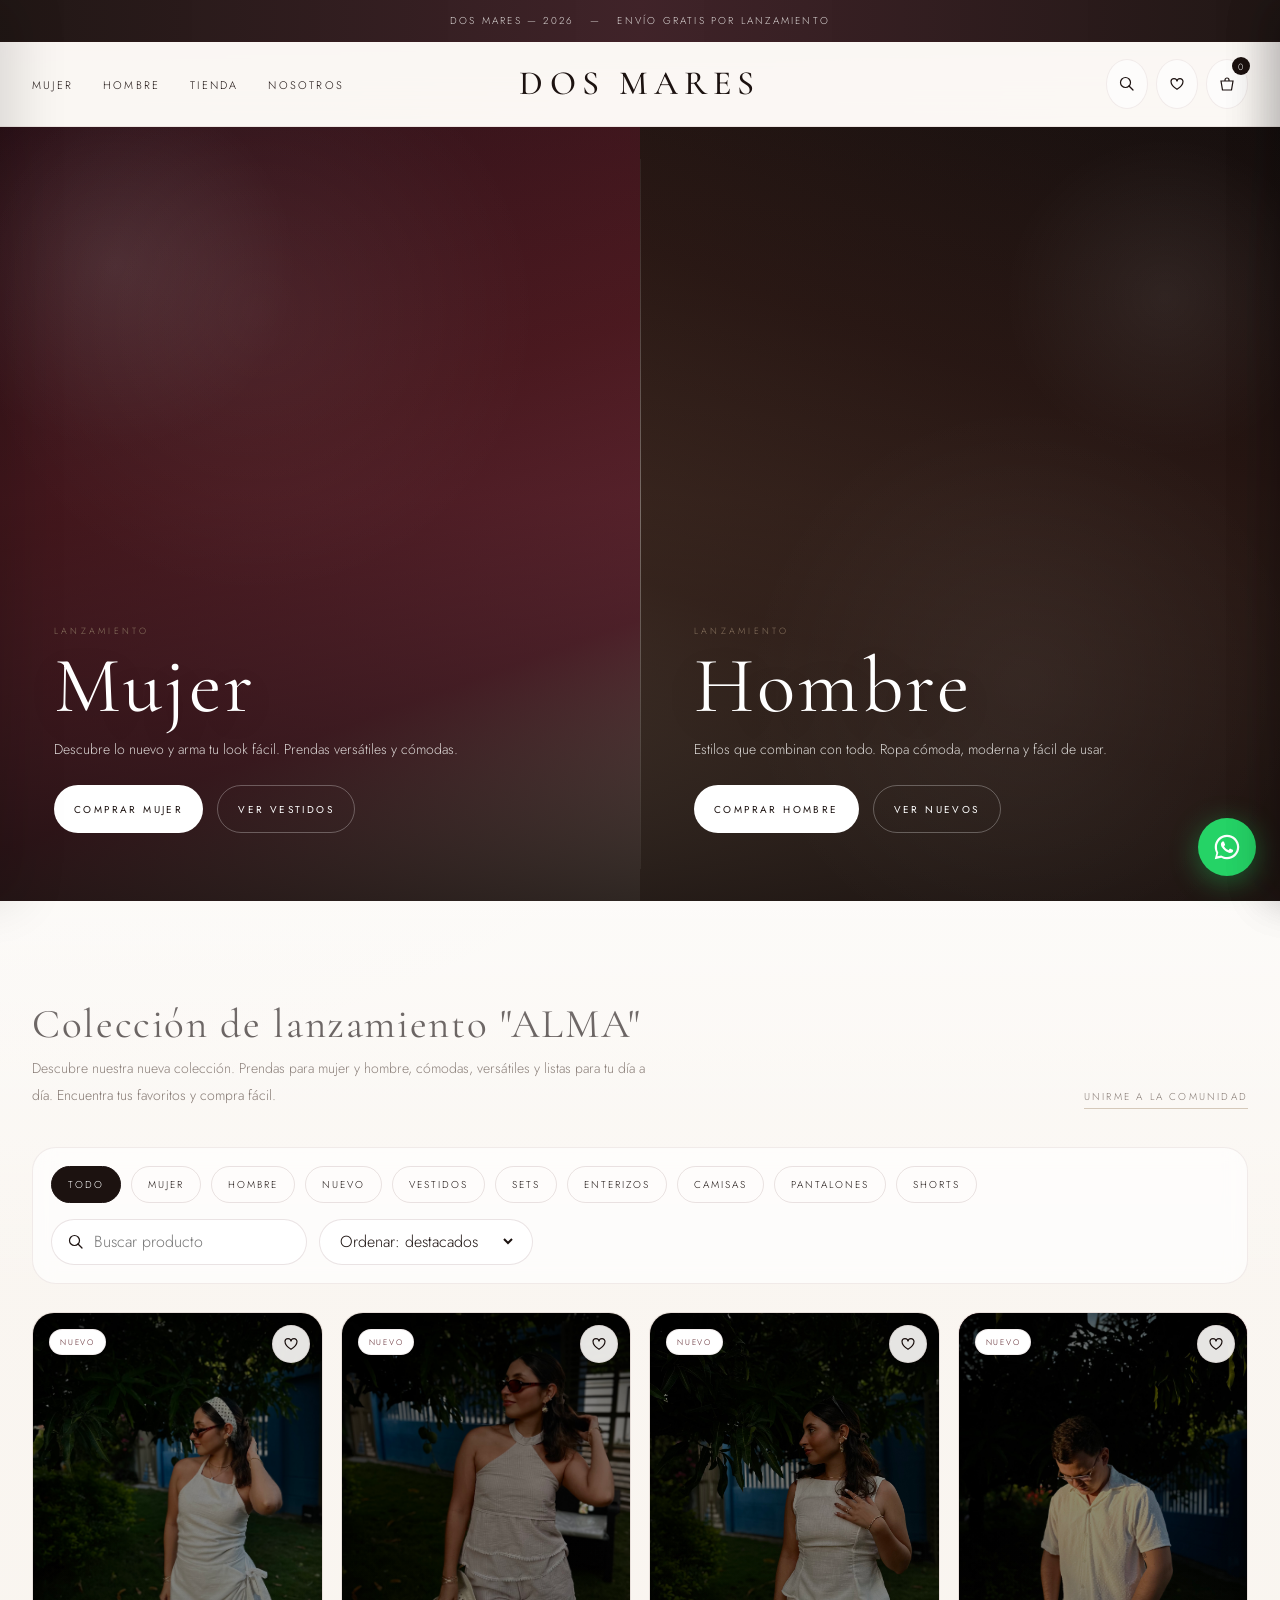
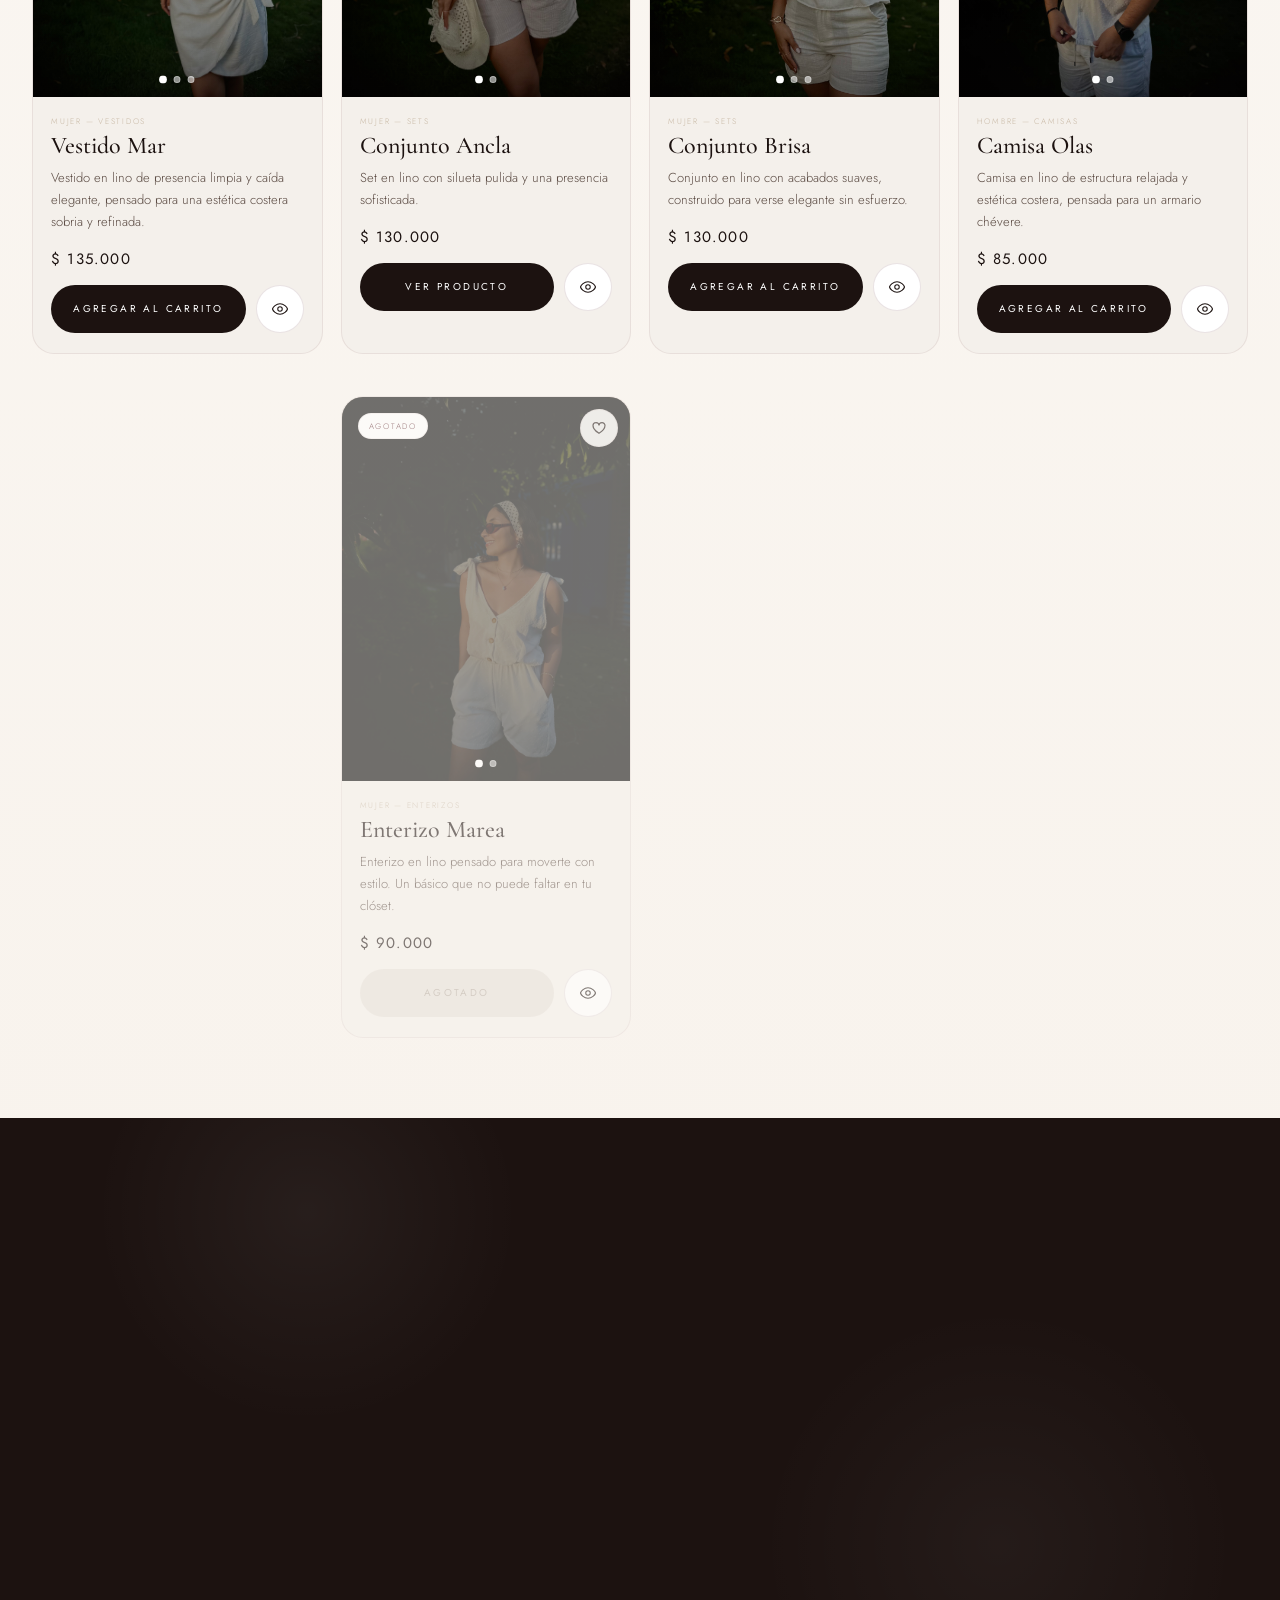
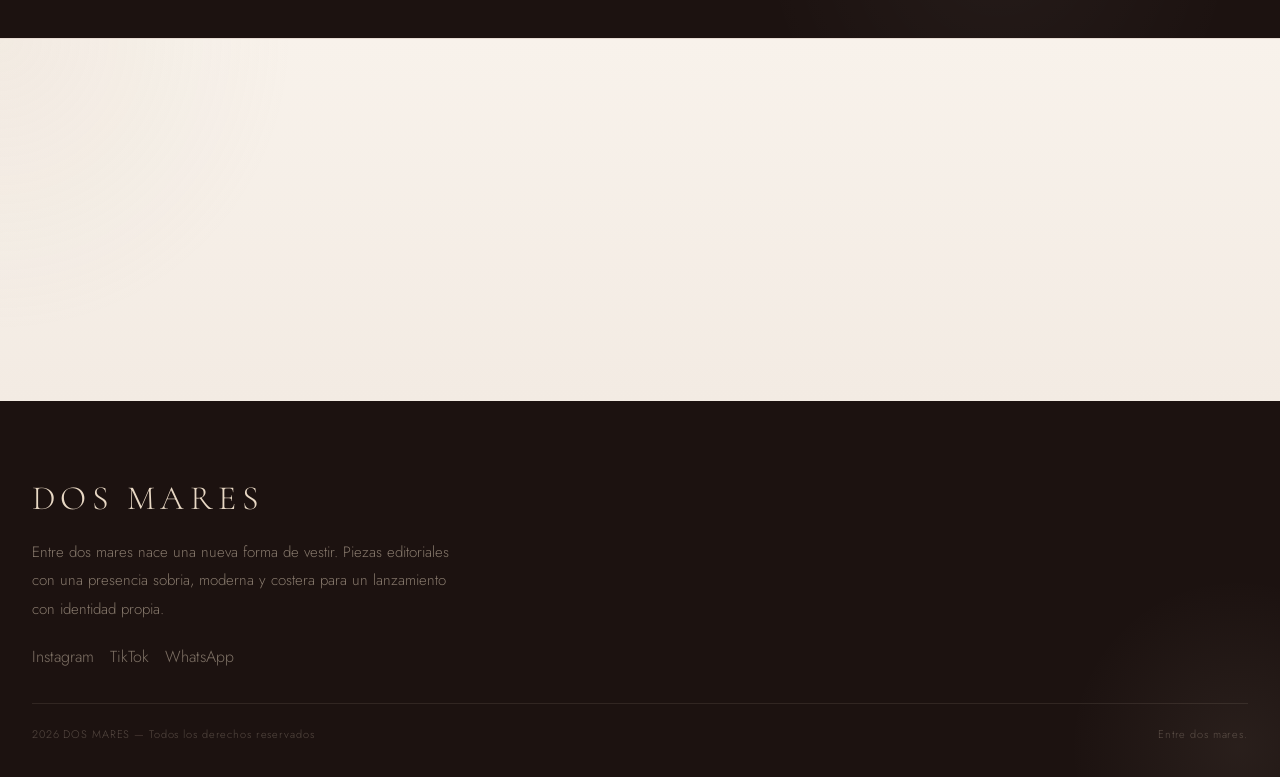
<file: index.html>
<!DOCTYPE html>
<html lang="es">
<head>
  <meta charset="UTF-8" />
  <meta name="viewport" content="width=device-width, initial-scale=1.0" />
  <title>DOS MARES — Tienda</title>
  <meta name="description" content="Tienda oficial de DOS MARES. Moda premium para mujer y hombre." />

  <link rel="icon" href="assets/icons/LOGO-VINOTINTO.ico" type="image/x-icon">
  <link rel="shortcut icon" href="assets/icons/LOGO-VINOTINTO.ico" type="image/x-icon">
  <link rel="preconnect" href="https://fonts.googleapis.com">
  <link rel="preconnect" href="https://fonts.gstatic.com" crossorigin>
  <link href="https://fonts.googleapis.com/css2?family=Cormorant+Garamond:ital,wght@0,300;0,400;0,500;0,600;1,300;1,400&family=Jost:wght@200;300;400;500&display=swap" rel="stylesheet">

  <link rel="stylesheet" href="css/base.css" />
  <link rel="stylesheet" href="css/layout.css" />
  <link rel="stylesheet" href="css/components.css" />
  <link rel="stylesheet" href="css/tienda.css" />

  <style>
    .site-footer-minimal{
      background:var(--dark);
      color:var(--cream);
      padding:72px 0 34px;
      position:relative;
      overflow:hidden;
    }

    .site-footer-minimal::before{
      content:"";
      position:absolute;
      inset:auto -10% -140px auto;
      width:340px;
      height:340px;
      border-radius:50%;
      background:radial-gradient(circle, rgba(199,183,163,.08) 0%, rgba(199,183,163,0) 70%);
      pointer-events:none;
    }

    .site-footer-minimal .footer-minimal-inner{
      position:relative;
      padding-bottom:34px;
      border-bottom:1px solid rgba(199,183,163,.12);
      margin-bottom:22px;
    }

    .site-footer-minimal .footer-brand-title{
      font-family:"Cormorant Garamond",serif;
      font-size:34px;
      letter-spacing:.16em;
      margin-bottom:14px;
    }

    .site-footer-minimal .footer-copy{
      font-size:15px;
      line-height:1.9;
      color:rgba(199,183,163,.62);
      max-width:420px;
      margin-bottom:22px;
    }

    .site-footer-minimal .footer-socials{
      display:flex;
      gap:16px;
      flex-wrap:wrap;
    }

    .site-footer-minimal .footer-socials a{
      text-decoration:none;
      color:rgba(199,183,163,.58);
      transition:color .2s ease, transform .2s ease;
    }

    .site-footer-minimal .footer-socials a:hover{
      color:var(--cream);
      transform:translateY(-1px);
    }

    .site-footer-minimal .footer-bottom{
      display:flex;
      justify-content:space-between;
      gap:20px;
      flex-wrap:wrap;
      color:rgba(199,183,163,.34);
      font-size:11px;
      letter-spacing:.08em;
      position:relative;
    }

    @media (max-width: 600px){
      .site-footer-minimal{
        padding:54px 0 28px;
      }

      .site-footer-minimal .footer-brand-title{
        font-size:30px;
      }

      .site-footer-minimal .footer-bottom{
        font-size:10px;
      }
    }
  </style>
</head>
<body>
  <div class="announcement-bar">
    <div class="announcement-inner">
      <span>DOS MARES — 2026</span>
      <span>—</span>
      <span>Envío gratis por lanzamiento</span>
    </div>
  </div>

  <header class="site-header">
    <div class="container">
      <div class="header-inner">
        <button class="mobile-toggle" id="mobileToggle" aria-label="Abrir menú">
          <svg width="18" height="18" viewBox="0 0 24 24" fill="none" aria-hidden="true">
            <path d="M4 7h16M4 12h16M4 17h16" stroke="currentColor" stroke-width="1.6" stroke-linecap="round"/>
          </svg>
        </button>

        <nav class="nav-left" aria-label="Navegación principal">
          <div class="nav-item"><a class="nav-link" href="#catalogo" data-filter-link="women">Mujer</a></div>
          <div class="nav-item"><a class="nav-link" href="#catalogo" data-filter-link="men">Hombre</a></div>
          <div class="nav-item"><a class="nav-link" href="#catalogo">Tienda</a></div>
          <div class="nav-item"><a class="nav-link" href="#historia">Nosotros</a></div>
        </nav>

        <div class="site-logo is-text">
          <a href="#top" aria-label="Ir al inicio">DOS MARES</a>
        </div>

        <div class="nav-right">
          <label class="nav-icon-btn" aria-label="Buscar productos" for="searchInput" title="Buscar productos">
            <svg width="16" height="16" viewBox="0 0 16 16" fill="none" aria-hidden="true">
              <circle cx="6.5" cy="6.5" r="5" stroke="currentColor" stroke-width="1.2"/>
              <path d="M10 10l4 4" stroke="currentColor" stroke-width="1.2" stroke-linecap="round"/>
            </svg>
          </label>

          <button class="nav-icon-btn" type="button" id="wishlistToggle" aria-label="Ver favoritos" title="Ver favoritos">
            <svg width="16" height="16" viewBox="0 0 16 16" fill="none" aria-hidden="true">
              <path d="M8 13.2S2 9.7 2 5.6a3 3 0 016 0 3 3 0 016 0C14 9.7 8 13.2 8 13.2z" stroke="currentColor" stroke-width="1.2"/>
            </svg>
          </button>

          <button class="nav-icon-btn" type="button" id="cartToggle" aria-label="Abrir carrito" title="Abrir carrito">
            <svg width="16" height="16" viewBox="0 0 16 16" fill="none" aria-hidden="true">
              <path d="M2 5h12l-1.5 9H3.5L2 5Z" stroke="currentColor" stroke-width="1.2"/>
              <path d="M6 5V4a2 2 0 014 0v1" stroke="currentColor" stroke-width="1.2"/>
            </svg>
            <span class="bag-count" id="bagCount">0</span>
          </button>
        </div>
      </div>
    </div>
  </header>

  <aside class="mobile-overlay" id="mobileOverlay"></aside>

  <aside class="mobile-nav" id="mobileNav" aria-hidden="true">
    <div class="mobile-nav-head">
      <div class="mobile-brand">DOS MARES</div>
      <button class="close-btn" id="mobileClose" type="button" aria-label="Cerrar menú">✕</button>
    </div>

    <div class="mobile-nav-body">
      <div class="mobile-block">
        <p class="mobile-block-title">Explorar</p>
        <ul class="mobile-links">
          <li><a href="#catalogo" data-mobile-filter="all">Todo</a></li>
          <li><a href="#catalogo" data-mobile-filter="women">Mujer</a></li>
          <li><a href="#catalogo" data-mobile-filter="men">Hombre</a></li>
          <li><a href="#catalogo" data-mobile-filter="nuevo">Lanzamiento</a></li>
        </ul>
      </div>

      <div class="mobile-block">
        <p class="mobile-block-title">Mujer</p>
        <ul class="mobile-links">
          <li><a href="#catalogo" data-mobile-filter="vestidos">Vestidos</a></li>
          <li><a href="#catalogo" data-mobile-filter="sets">Sets</a></li>
          <li><a href="#catalogo" data-mobile-filter="enterizos">Enterizos</a></li>
          <li><a href="#catalogo" data-mobile-filter="shorts">Shorts</a></li>
        </ul>
      </div>

      <div class="mobile-block">
        <p class="mobile-block-title">Hombre</p>
        <ul class="mobile-links">
          <li><a href="#catalogo" data-mobile-filter="camisas">Camisas</a></li>
          <li><a href="#catalogo" data-mobile-filter="shorts">Shorts</a></li>
          <li><a href="#catalogo" data-mobile-filter="pantalones">Pantalones</a></li>
        </ul>
      </div>

      <div class="mobile-block">
        <p class="mobile-block-title">Marca</p>
        <ul class="mobile-links">
          <li><a href="#historia">Nuestra historia</a></li>
          <li><a href="#newsletter">Comunidad</a></li>
        </ul>
      </div>

      <div class="mobile-actions">
        <button class="btn btn-soft" type="button" id="mobileCartBtn">Carrito</button>
        <button class="btn btn-soft" type="button" id="mobileWishlistBtn">Favoritos</button>
      </div>
    </div>
  </aside>

  <main id="top">
    <section class="hero">
      <div class="hero-divider"></div>

      <article class="hero-panel hero-women">
        <div class="hero-content">
          <p class="eyebrow">Lanzamiento</p>
          <h1 class="hero-title">Mujer</h1>
          <p class="hero-copy">
            Descubre lo nuevo y arma tu look fácil.
            Prendas versátiles y cómodas.
          </p>
          <div class="hero-actions">
            <a class="btn btn-primary" href="#catalogo" data-filter-link="women">Comprar mujer</a>
            <a class="btn btn-ghost" href="#catalogo" data-filter-link="vestidos">Ver vestidos</a>
          </div>
        </div>
      </article>

      <article class="hero-panel hero-men">
        <div class="hero-content">
          <p class="eyebrow">Lanzamiento</p>
          <h2 class="hero-title">Hombre</h2>
          <p class="hero-copy">
            Estilos que combinan con todo.
            Ropa cómoda, moderna y fácil de usar.
          </p>
          <div class="hero-actions">
            <a class="btn btn-primary" href="#catalogo" data-filter-link="men">Comprar hombre</a>
            <a class="btn btn-ghost" href="#catalogo" data-filter-link="nuevo">Ver nuevos</a>
          </div>
        </div>
      </article>
    </section>

    <section class="section" id="catalogo">
      <div class="container">
        <div class="section-header reveal">
          <div>
            <h2 class="section-title">Colección de lanzamiento "ALMA"</h2>
            <p class="section-copy">
              Descubre nuestra nueva colección.
              Prendas para mujer y hombre, cómodas, versátiles y listas para tu día a día.
              Encuentra tus favoritos y compra fácil.
            </p>
          </div>
          <a class="link-underline" href="#newsletter">Unirme a la comunidad</a>
        </div>

        <div class="toolbar reveal d1">
          <div class="chips" id="filterChips"></div>

          <div class="toolbar-right">
            <div class="search-box" aria-label="Buscar productos">
              <svg width="16" height="16" viewBox="0 0 16 16" fill="none" aria-hidden="true">
                <circle cx="6.5" cy="6.5" r="5" stroke="currentColor" stroke-width="1.2"/>
                <path d="M10 10l4 4" stroke="currentColor" stroke-width="1.2" stroke-linecap="round"/>
              </svg>
              <input id="searchInput" type="search" placeholder="Buscar producto" autocomplete="off" />
            </div>

            <div class="select-box">
              <label class="sr-only" for="sortSelect">Ordenar productos</label>
              <select id="sortSelect">
                <option value="featured">Ordenar: destacados</option>
                <option value="price-asc">Precio: menor a mayor</option>
                <option value="price-desc">Precio: mayor a menor</option>
                <option value="name-asc">Nombre: A-Z</option>
              </select>
            </div>
          </div>
        </div>

        <div class="product-grid" id="productGrid"></div>
      </div>
    </section>

    <section class="story-band" id="historia">
      <div class="story-vis reveal">
        <svg width="360" height="360" viewBox="0 0 360 360" fill="none" aria-hidden="true">
          <path d="M40,180 Q120,100 180,180 Q240,260 320,180" stroke="#c7b7a3" stroke-width="1.5" fill="none"/>
          <path d="M40,180 Q120,260 180,180 Q240,100 320,180" stroke="#e8d8c4" stroke-width="1" fill="none"/>
          <circle cx="180" cy="180" r="100" stroke="#c7b7a3" stroke-width="0.5" fill="none"/>
          <circle cx="180" cy="180" r="140" stroke="#c7b7a3" stroke-width="0.3" fill="none"/>
        </svg>
        <div class="story-num">II</div>
      </div>

      <div class="story-copy reveal d1">
        <p class="eyebrow">Nuestra historia</p>
        <h2 class="story-title">Entre dos corrientes</h2>
        <p class="story-text">
          Diseñado para dos, para moverse a su ritmo; pensado para quienes comparten más que el momento, con ropa cómoda, moderna y lista para cualquier plan, sin importar la ocasión; cada quien con su estilo, pero con la misma vibra.
        </p>
      </div>
    </section>

    <section class="newsletter" id="newsletter">
      <div class="container">
        <div class="newsletter-grid">
          <div class="reveal">
            <p class="eyebrow">Comunidad</p>
            <h2 class="newsletter-title">Únete al mundo<br>DOS MARES</h2>
            <p class="newsletter-copy">
              Acceso anticipado a lanzamientos, piezas limitadas y drops exclusivos de DOS MARES.
            </p>
          </div>

          <div class="newsletter-form reveal d1">
            <form id="newsletterForm" novalidate>
              <div class="form-row">
                <label class="sr-only" for="newsletterEmail">Correo electrónico</label>
                <input class="field" id="newsletterEmail" type="email" placeholder="Tu correo electrónico" autocomplete="email" required />
                <button class="btn btn-soft" type="submit">Suscribirme</button>
              </div>
              <p class="form-feedback" id="newsletterFeedback"></p>
            </form>
          </div>
        </div>
      </div>
    </section>
  </main>

  <footer class="site-footer-minimal">
    <div class="container">
      <div class="footer-minimal-inner">
        <div class="footer-brand-title">DOS MARES</div>
        <p class="footer-copy">
          Entre dos mares nace una nueva forma de vestir. Piezas editoriales con una presencia sobria, moderna y costera para un lanzamiento con identidad propia.
        </p>
        <div class="footer-socials">
          <a href="https://www.instagram.com/dosmares_col?igsh=MTIxM2owZjd5ZzVheg%3D%3D&utm_source=qr" target="_blank" rel="noopener">Instagram</a>
          <a href="https://www.tiktok.com/@dosmares_col?_r=1&_t=ZS-95GQg1r3Trp" target="_blank" rel="noopener">TikTok</a>
          <a href="https://wa.me/573226486408" target="_blank" rel="noopener">WhatsApp</a>
        </div>
      </div>

      <div class="footer-bottom">
        <p>2026 DOS MARES — Todos los derechos reservados</p>
        <p>Entre dos mares.</p>
      </div>
    </div>
  </footer>

  <aside class="drawer-overlay" id="drawerOverlay"></aside>
  <aside class="cart-drawer" id="cartDrawer" aria-hidden="true">
    <div class="drawer-head">
      <div>
        <p class="eyebrow">Compra</p>
        <h2 class="drawer-title">Carrito</h2>
      </div>
      <button class="close-btn" id="cartClose" type="button" aria-label="Cerrar carrito">✕</button>
    </div>

    <div class="drawer-body" id="cartBody"></div>

    <div class="drawer-foot">
      <div class="checkout-box">
        <h3 class="checkout-title">Resumen</h3>
        <div class="checkout-line"><span>Subtotal</span><strong id="subtotalValue">$ 0</strong></div>
        <div class="checkout-line"><span>Envío</span><span id="shippingValue">Calculado al finalizar</span></div>
        <div class="checkout-line total"><span>Total</span><strong id="totalValue">$ 0</strong></div>

        <div class="checkout-actions">
          <button class="btn btn-soft" type="button" id="clearCartBtn">Vaciar carrito</button>
          <button class="btn btn-add" type="button" id="checkoutBtn">Finalizar por WhatsApp</button>
        </div>
      </div>
    </div>
  </aside>

  <aside class="quick-overlay" id="quickOverlay"></aside>
  <aside class="quick-view" id="quickView" aria-hidden="true">
    <div class="quick-head">
      <div>
        <p class="eyebrow">Detalle rápido</p>
        <h2 class="quick-title">Producto</h2>
      </div>
      <button class="close-btn" id="quickClose" type="button" aria-label="Cerrar detalle">✕</button>
    </div>

    <div class="quick-body" id="quickBody"></div>
  </aside>

  <a href="https://wa.me/573226486408" target="_blank" rel="noopener" class="whatsapp-btn" aria-label="Escríbenos por WhatsApp">
    <svg viewBox="0 0 32 32" aria-hidden="true">
      <path d="M16 2C8.268 2 2 8.268 2 16c0 2.46.664 4.763 1.822 6.74L2 30l7.494-1.786A13.926 13.926 0 0016 30c7.732 0 14-6.268 14-14S23.732 2 16 2zm0 25.5c-2.23 0-4.32-.6-6.12-1.64l-.44-.26-4.45 1.06 1.1-4.32-.28-.46A11.44 11.44 0 014.5 16C4.5 9.648 9.648 4.5 16 4.5S27.5 9.648 27.5 16 22.352 27.5 16 27.5zm6.28-8.52c-.34-.17-2.02-1-2.34-1.11-.32-.11-.55-.17-.78.17-.23.34-.9 1.11-1.1 1.34-.2.23-.4.26-.74.09-.34-.17-1.43-.53-2.72-1.68-1.01-.9-1.69-2.01-1.89-2.35-.2-.34-.02-.52.15-.69.15-.15.34-.4.51-.6.17-.2.23-.34.34-.57.11-.23.06-.43-.03-.6-.09-.17-.78-1.88-1.07-2.57-.28-.68-.57-.58-.78-.59-.2-.01-.43-.01-.66-.01-.23 0-.6.09-.91.43-.32.34-1.2 1.17-1.2 2.86 0 1.69 1.23 3.32 1.4 3.55.17.23 2.42 3.7 5.87 5.19.82.35 1.46.56 1.96.72.82.26 1.57.22 2.16.13.66-.1 2.02-.83 2.31-1.62.28-.8.28-1.48.2-1.62-.08-.14-.3-.23-.64-.4z"/>
    </svg>
  </a>

  <div class="toast-wrap" id="toastWrap" aria-live="polite" aria-atomic="true"></div>

  <script src="js/utils.js"></script>
  <script src="js/data.js"></script>
  <script src="js/cart.js"></script>
  <script src="js/wishlist.js"></script>
  <script src="js/ui.js"></script>
  <script src="js/tienda.js"></script>
</body>
</html>
</file>
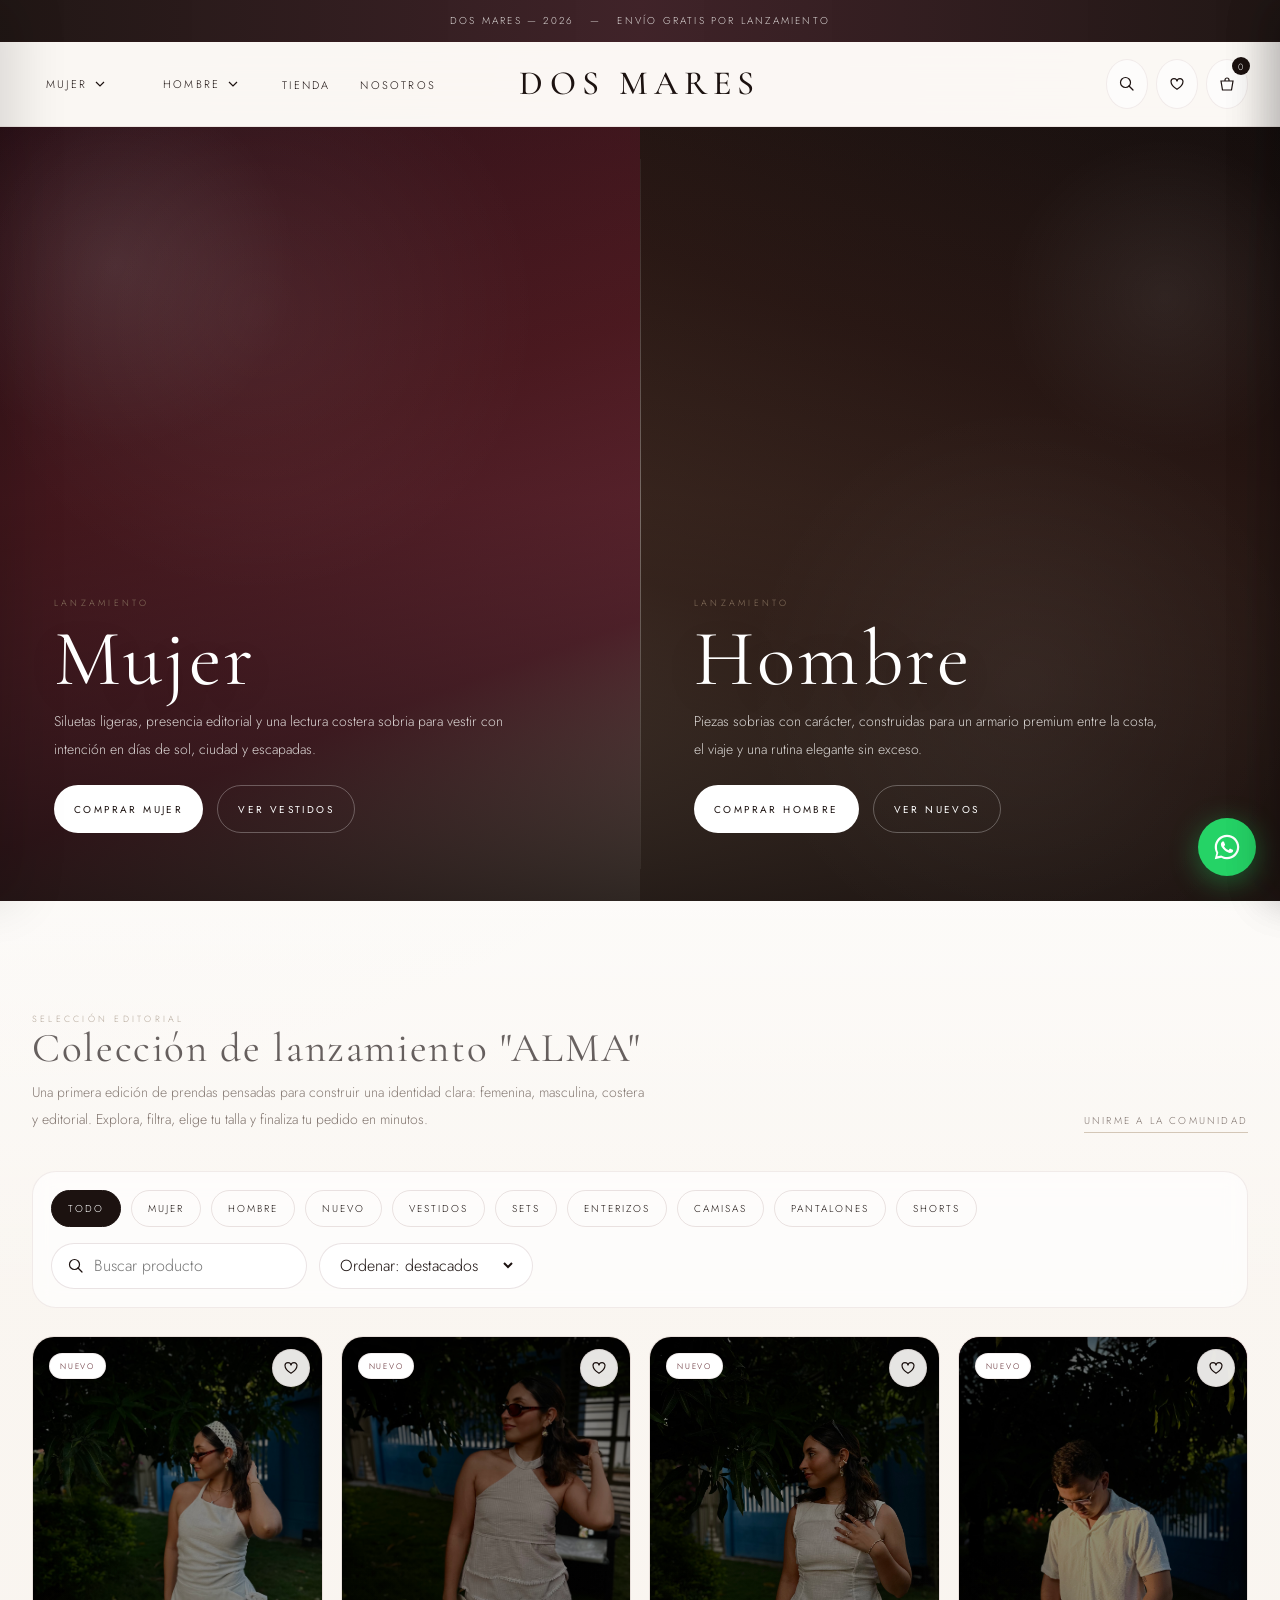
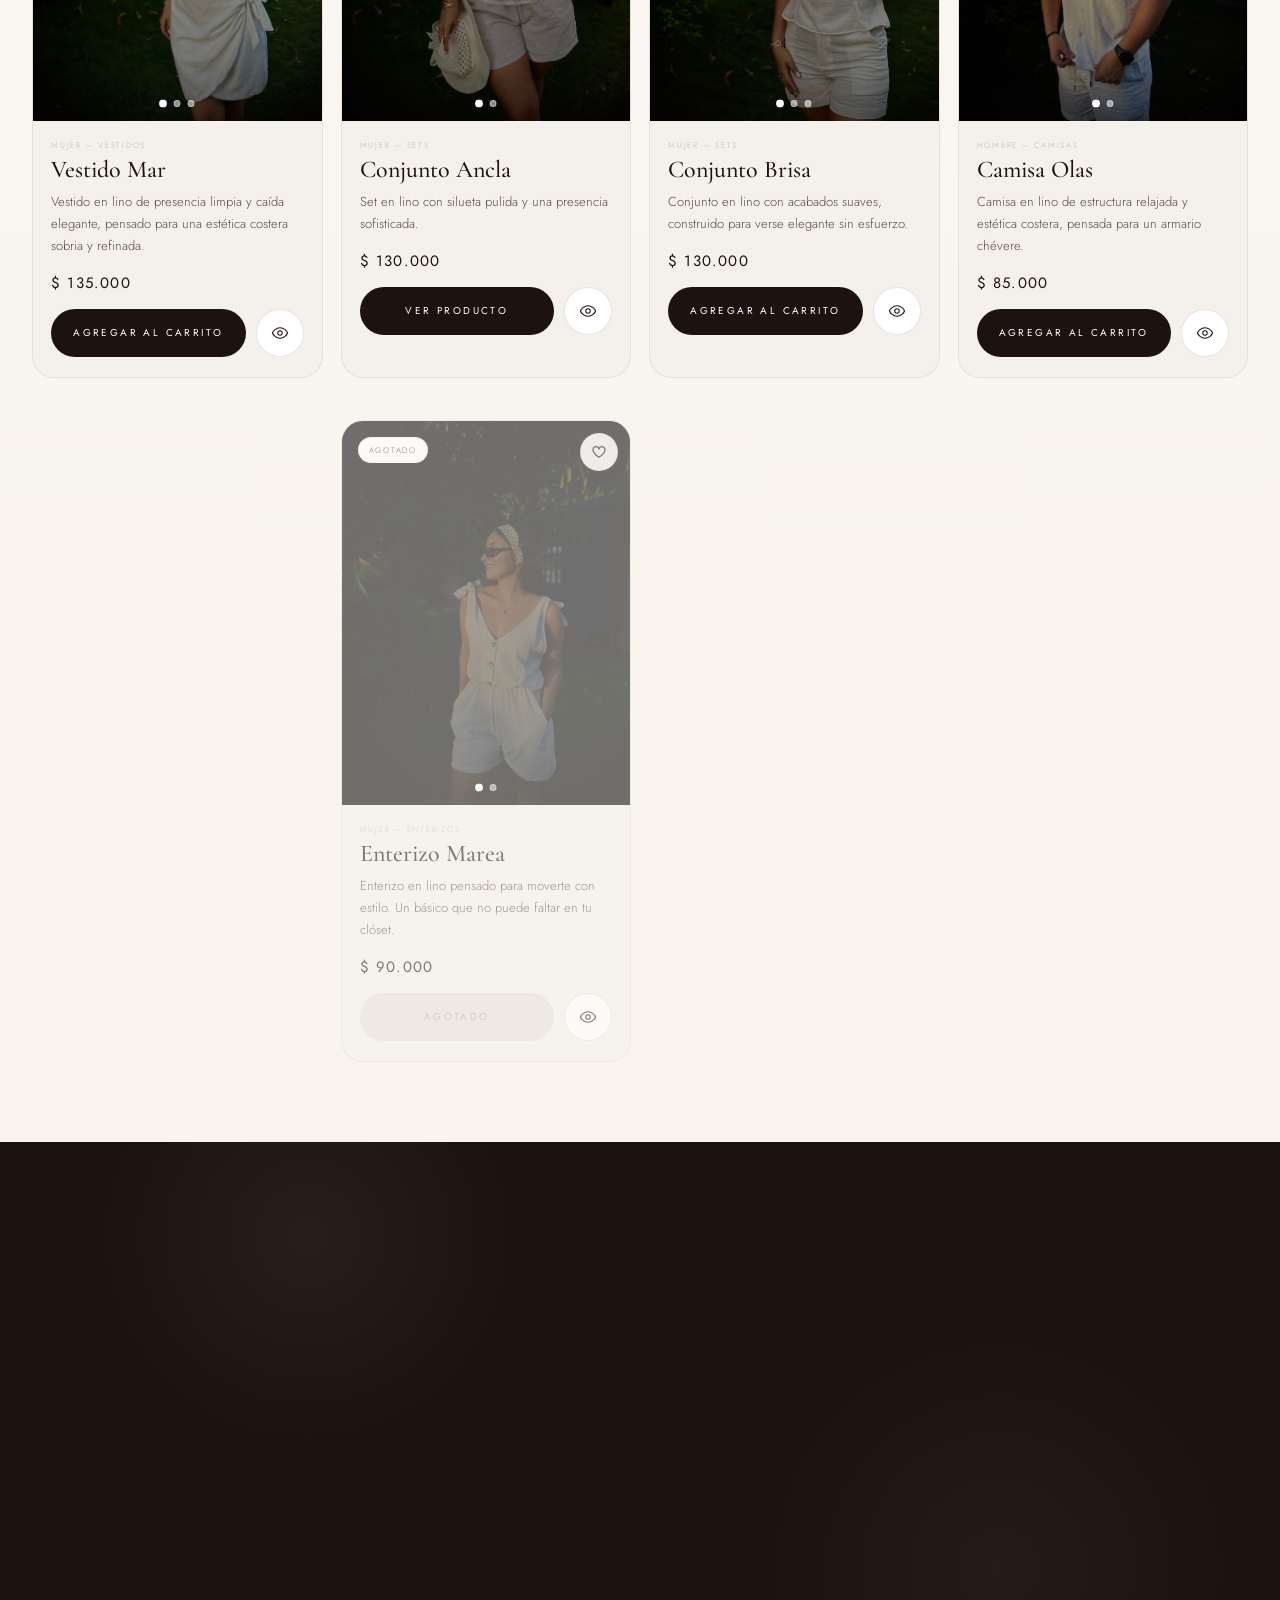
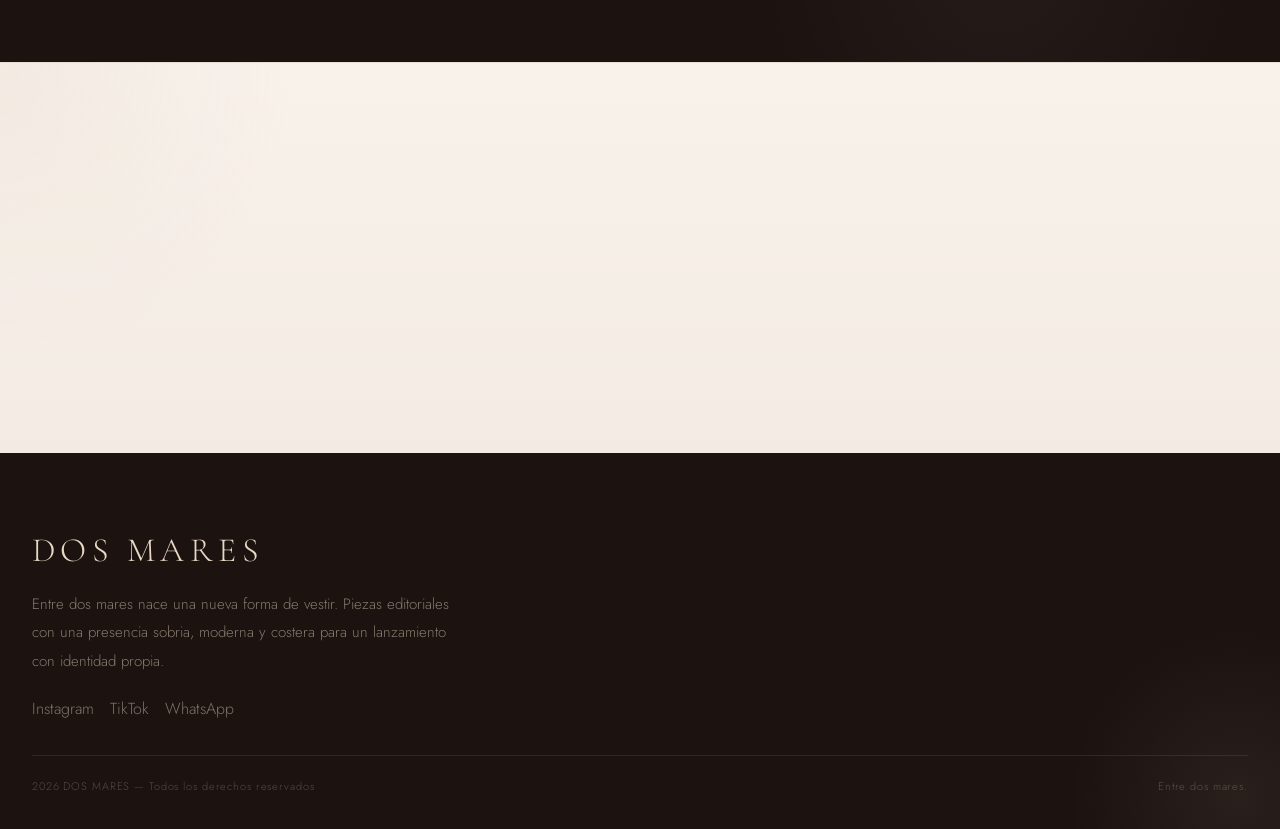
<file: tienda.html>
<!DOCTYPE html>
<html lang="es">
<head>
  <meta charset="UTF-8" />
  <meta name="viewport" content="width=device-width, initial-scale=1.0" />
  <title>DOS MARES — Tienda</title>
  <meta name="description" content="Tienda oficial de DOS MARES. Moda premium para mujer y hombre." />
  
  <link rel="icon" href="assets/icons/LOGO-VINOTINTO.ico" type="image/x-icon">
  <link rel="shortcut icon" href="assets/icons/LOGO-VINOTINTO.ico" type="image/x-icon">
  <link rel="preconnect" href="https://fonts.googleapis.com">
  <link rel="preconnect" href="https://fonts.gstatic.com" crossorigin>
  <link href="https://fonts.googleapis.com/css2?family=Cormorant+Garamond:ital,wght@0,300;0,400;0,500;0,600;1,300;1,400&family=Jost:wght@200;300;400;500&display=swap" rel="stylesheet">

  <link rel="stylesheet" href="css/base.css" />
  <link rel="stylesheet" href="css/layout.css" />
  <link rel="stylesheet" href="css/components.css" />
  <link rel="stylesheet" href="css/tienda.css" />

  <style>
    .site-footer-minimal{
      background:var(--dark);
      color:var(--cream);
      padding:72px 0 34px;
      position:relative;
      overflow:hidden;
    }

    .site-footer-minimal::before{
      content:"";
      position:absolute;
      inset:auto -10% -140px auto;
      width:340px;
      height:340px;
      border-radius:50%;
      background:radial-gradient(circle, rgba(199,183,163,.08) 0%, rgba(199,183,163,0) 70%);
      pointer-events:none;
    }

    .site-footer-minimal .footer-minimal-inner{
      position:relative;
      padding-bottom:34px;
      border-bottom:1px solid rgba(199,183,163,.12);
      margin-bottom:22px;
    }

    .site-footer-minimal .footer-brand-title{
      font-family:"Cormorant Garamond",serif;
      font-size:34px;
      letter-spacing:.16em;
      margin-bottom:14px;
    }

    .site-footer-minimal .footer-copy{
      font-size:15px;
      line-height:1.9;
      color:rgba(199,183,163,.62);
      max-width:420px;
      margin-bottom:22px;
    }

    .site-footer-minimal .footer-socials{
      display:flex;
      gap:16px;
      flex-wrap:wrap;
    }

    .site-footer-minimal .footer-socials a{
      text-decoration:none;
      color:rgba(199,183,163,.58);
      transition:color .2s ease, transform .2s ease;
    }

    .site-footer-minimal .footer-socials a:hover{
      color:var(--cream);
      transform:translateY(-1px);
    }

    .site-footer-minimal .footer-bottom{
      display:flex;
      justify-content:space-between;
      gap:20px;
      flex-wrap:wrap;
      color:rgba(199,183,163,.34);
      font-size:11px;
      letter-spacing:.08em;
      position:relative;
    }

    @media (max-width: 600px){
      .site-footer-minimal{
        padding:54px 0 28px;
      }

      .site-footer-minimal .footer-brand-title{
        font-size:30px;
      }

      .site-footer-minimal .footer-bottom{
        font-size:10px;
      }
    }
  </style>
</head>
<body>
  <div class="announcement-bar">
    <div class="announcement-inner">
      <span>DOS MARES — 2026</span>
      <span>—</span>
      <span>Envío gratis por lanzamiento</span>
    </div>
  </div>

  <header class="site-header">
    <div class="container">
      <div class="header-inner">
        <button class="mobile-toggle" id="mobileToggle" aria-label="Abrir menú">
          <svg width="18" height="18" viewBox="0 0 24 24" fill="none" aria-hidden="true">
            <path d="M4 7h16M4 12h16M4 17h16" stroke="currentColor" stroke-width="1.6" stroke-linecap="round"/>
          </svg>
        </button>

        <nav class="nav-left" aria-label="Navegación principal">
          <div class="nav-item" id="navWomen">
            <button type="button" data-menu="women" aria-expanded="false">
              Mujer
              <svg width="10" height="6" viewBox="0 0 10 6" fill="none" aria-hidden="true">
                <path d="M1 1l4 4 4-4" stroke="currentColor" stroke-width="1.2"/>
              </svg>
            </button>

            <div class="mega-menu" id="menuWomen">
              <div class="mega-col">
                <p class="mega-col-title">Categorías</p>
                <ul class="mega-links">
                  <li><a href="#catalogo" data-filter-link="vestidos">Vestidos</a></li>
                  <li><a href="#catalogo" data-filter-link="sets">Sets</a></li>
                  <li><a href="#catalogo" data-filter-link="enterizos">Enterizos</a></li>
                  <li><a href="#catalogo" data-filter-link="shorts">Shorts</a></li>
                </ul>
              </div>

              <div class="mega-col">
                <p class="mega-col-title">Colección</p>
                <ul class="mega-links">
                  <li><a href="#catalogo" data-filter-link="nuevo">Lanzamiento</a></li>
                  <li><a href="#catalogo" data-filter-link="women">Ver todo Mujer</a></li>
                  <li><a href="#historia">Historia</a></li>
                  <li><a href="#newsletter">Comunidad</a></li>
                </ul>
              </div>

              <div class="mega-feature">
                <div class="mega-feature-label">
                  <p>Colección</p>
                  <strong>ALMA</strong>
                </div>
              </div>
            </div>
          </div>

          <div class="nav-item" id="navMen">
            <button type="button" data-menu="men" aria-expanded="false">
              Hombre
              <svg width="10" height="6" viewBox="0 0 10 6" fill="none" aria-hidden="true">
                <path d="M1 1l4 4 4-4" stroke="currentColor" stroke-width="1.2"/>
              </svg>
            </button>

            <div class="mega-menu" id="menuMen">
              <div class="mega-col">
                <p class="mega-col-title">Categorías</p>
                <ul class="mega-links">
                  <li><a href="#catalogo" data-filter-link="camisas">Camisas</a></li>
                  <li><a href="#catalogo" data-filter-link="shorts">Shorts</a></li>
                  <li><a href="#catalogo" data-filter-link="pantalones">Pantalones</a></li>
                  <li><a href="#catalogo" data-filter-link="men">Ver hombre</a></li>
                </ul>
              </div>

              <div class="mega-col">
                <p class="mega-col-title">Colección</p>
                <ul class="mega-links">
                  <li><a href="#catalogo" data-filter-link="nuevo">Lanzamiento</a></li>
                  <li><a href="#catalogo" data-filter-link="men">Selección Hombre</a></li>
                  <li><a href="#historia">Historia</a></li>
                  <li><a href="#newsletter">Comunidad</a></li>
                </ul>
              </div>

              <div class="mega-feature man">
                <div class="mega-feature-label">
                  <p>Colección</p>
                  <strong>ALMA</strong>
                </div>
              </div>
            </div>
          </div>

          <div class="nav-item"><a class="nav-link" href="#catalogo">Tienda</a></div>
          <div class="nav-item"><a class="nav-link" href="#historia">Nosotros</a></div>
        </nav>

        <div class="site-logo is-text">
          <a href="#top" aria-label="Ir al inicio">DOS MARES</a>
        </div>

        <div class="nav-right">
          <label class="nav-icon-btn" aria-label="Buscar productos" for="searchInput" title="Buscar productos">
            <svg width="16" height="16" viewBox="0 0 16 16" fill="none" aria-hidden="true">
              <circle cx="6.5" cy="6.5" r="5" stroke="currentColor" stroke-width="1.2"/>
              <path d="M10 10l4 4" stroke="currentColor" stroke-width="1.2" stroke-linecap="round"/>
            </svg>
          </label>

          <button class="nav-icon-btn" type="button" id="wishlistToggle" aria-label="Ver favoritos" title="Ver favoritos">
            <svg width="16" height="16" viewBox="0 0 16 16" fill="none" aria-hidden="true">
              <path d="M8 13.2S2 9.7 2 5.6a3 3 0 016 0 3 3 0 016 0C14 9.7 8 13.2 8 13.2z" stroke="currentColor" stroke-width="1.2"/>
            </svg>
          </button>

          <button class="nav-icon-btn" type="button" id="cartToggle" aria-label="Abrir carrito" title="Abrir carrito">
            <svg width="16" height="16" viewBox="0 0 16 16" fill="none" aria-hidden="true">
              <path d="M2 5h12l-1.5 9H3.5L2 5Z" stroke="currentColor" stroke-width="1.2"/>
              <path d="M6 5V4a2 2 0 014 0v1" stroke="currentColor" stroke-width="1.2"/>
            </svg>
            <span class="bag-count" id="bagCount">0</span>
          </button>
        </div>
      </div>
    </div>
  </header>

  <aside class="mobile-overlay" id="mobileOverlay"></aside>

  <aside class="mobile-nav" id="mobileNav" aria-hidden="true">
    <div class="mobile-nav-head">
      <div class="mobile-brand">DOS MARES</div>
      <button class="close-btn" id="mobileClose" type="button" aria-label="Cerrar menú">✕</button>
    </div>

    <div class="mobile-nav-body">
      <div class="mobile-block">
        <p class="mobile-block-title">Explorar</p>
        <ul class="mobile-links">
          <li><a href="#catalogo" data-mobile-filter="all">Todo</a></li>
          <li><a href="#catalogo" data-mobile-filter="women">Mujer</a></li>
          <li><a href="#catalogo" data-mobile-filter="men">Hombre</a></li>
          <li><a href="#catalogo" data-mobile-filter="nuevo">Lanzamiento</a></li>
        </ul>
      </div>

      <div class="mobile-block">
        <p class="mobile-block-title">Mujer</p>
        <ul class="mobile-links">
          <li><a href="#catalogo" data-mobile-filter="vestidos">Vestidos</a></li>
          <li><a href="#catalogo" data-mobile-filter="sets">Sets</a></li>
          <li><a href="#catalogo" data-mobile-filter="enterizos">Enterizos</a></li>
          <li><a href="#catalogo" data-mobile-filter="shorts">Shorts</a></li>
        </ul>
      </div>

      <div class="mobile-block">
        <p class="mobile-block-title">Hombre</p>
        <ul class="mobile-links">
          <li><a href="#catalogo" data-mobile-filter="camisas">Camisas</a></li>
          <li><a href="#catalogo" data-mobile-filter="shorts">Shorts</a></li>
          <li><a href="#catalogo" data-mobile-filter="pantalones">Pantalones</a></li>
        </ul>
      </div>

      <div class="mobile-block">
        <p class="mobile-block-title">Marca</p>
        <ul class="mobile-links">
          <li><a href="#historia">Nuestra historia</a></li>
          <li><a href="#newsletter">Comunidad</a></li>
        </ul>
      </div>

      <div class="mobile-actions">
        <button class="btn btn-soft" type="button" id="mobileCartBtn">Carrito</button>
        <button class="btn btn-soft" type="button" id="mobileWishlistBtn">Favoritos</button>
      </div>
    </div>
  </aside>

  <main id="top">
    <section class="hero">
      <div class="hero-divider"></div>

      <article class="hero-panel hero-women">
        <div class="hero-content">
          <p class="eyebrow">Lanzamiento</p>
          <h1 class="hero-title">Mujer</h1>
          <p class="hero-copy">
            Siluetas ligeras, presencia editorial y una lectura costera sobria para vestir con intención en días de sol, ciudad y escapadas.
          </p>
          <div class="hero-actions">
            <a class="btn btn-primary" href="#catalogo" data-filter-link="women">Comprar mujer</a>
            <a class="btn btn-ghost" href="#catalogo" data-filter-link="vestidos">Ver vestidos</a>
          </div>
        </div>
      </article>

      <article class="hero-panel hero-men">
        <div class="hero-content">
          <p class="eyebrow">Lanzamiento</p>
          <h2 class="hero-title">Hombre</h2>
          <p class="hero-copy">
            Piezas sobrias con carácter, construidas para un armario premium entre la costa, el viaje y una rutina elegante sin exceso.
          </p>
          <div class="hero-actions">
            <a class="btn btn-primary" href="#catalogo" data-filter-link="men">Comprar hombre</a>
            <a class="btn btn-ghost" href="#catalogo" data-filter-link="nuevo">Ver nuevos</a>
          </div>
        </div>
      </article>
    </section>

    <section class="section" id="catalogo">
      <div class="container">
        <div class="section-header reveal">
          <div>
            <p class="eyebrow">Selección editorial</p>
            <h2 class="section-title">Colección de lanzamiento "ALMA"</h2>
            <p class="section-copy">
              Una primera edición de prendas pensadas para construir una identidad clara: femenina, masculina, costera y editorial. Explora, filtra, elige tu talla y finaliza tu pedido en minutos.
            </p>
          </div>
          <a class="link-underline" href="#newsletter">Unirme a la comunidad</a>
        </div>

        <div class="toolbar reveal d1">
          <div class="chips" id="filterChips"></div>

          <div class="toolbar-right">
            <div class="search-box" aria-label="Buscar productos">
              <svg width="16" height="16" viewBox="0 0 16 16" fill="none" aria-hidden="true">
                <circle cx="6.5" cy="6.5" r="5" stroke="currentColor" stroke-width="1.2"/>
                <path d="M10 10l4 4" stroke="currentColor" stroke-width="1.2" stroke-linecap="round"/>
              </svg>
              <input id="searchInput" type="search" placeholder="Buscar producto" autocomplete="off" />
            </div>

            <div class="select-box">
              <label class="sr-only" for="sortSelect">Ordenar productos</label>
              <select id="sortSelect">
                <option value="featured">Ordenar: destacados</option>
                <option value="price-asc">Precio: menor a mayor</option>
                <option value="price-desc">Precio: mayor a menor</option>
                <option value="name-asc">Nombre: A-Z</option>
              </select>
            </div>
          </div>
        </div>

        <div class="product-grid" id="productGrid"></div>
      </div>
    </section>

    <section class="story-band" id="historia">
      <div class="story-vis reveal">
        <svg width="360" height="360" viewBox="0 0 360 360" fill="none" aria-hidden="true">
          <path d="M40,180 Q120,100 180,180 Q240,260 320,180" stroke="#c7b7a3" stroke-width="1.5" fill="none"/>
          <path d="M40,180 Q120,260 180,180 Q240,100 320,180" stroke="#e8d8c4" stroke-width="1" fill="none"/>
          <circle cx="180" cy="180" r="100" stroke="#c7b7a3" stroke-width="0.5" fill="none"/>
          <circle cx="180" cy="180" r="140" stroke="#c7b7a3" stroke-width="0.3" fill="none"/>
        </svg>
        <div class="story-num">II</div>
      </div>

      <div class="story-copy reveal d1">
        <p class="eyebrow">Nuestra historia</p>
        <h2 class="story-title">Entre dos corrientes</h2>
        <p class="story-text">
          DOS MARES nace del encuentro entre dos fuerzas: lo masculino y lo femenino, la calma y el movimiento, la sobriedad y la expresión. Esta primera edición no es solo una colección: es el inicio de un lenguaje visual propio, pensado para vestir con presencia, limpieza y carácter.
        </p>
      </div>
    </section>

    <section class="newsletter" id="newsletter">
      <div class="container">
        <div class="newsletter-grid">
          <div class="reveal">
            <p class="eyebrow">Comunidad</p>
            <h2 class="newsletter-title">Únete al mundo<br>DOS MARES</h2>
            <p class="newsletter-copy">
              Acceso anticipado a lanzamientos, piezas limitadas, novedades editoriales y momentos exclusivos de la marca.
            </p>
          </div>

          <div class="newsletter-form reveal d1">
            <form id="newsletterForm" novalidate>
              <div class="form-row">
                <label class="sr-only" for="newsletterEmail">Correo electrónico</label>
                <input class="field" id="newsletterEmail" type="email" placeholder="Tu correo electrónico" autocomplete="email" required />
                <button class="btn btn-soft" type="submit">Suscribirme</button>
              </div>
              <p class="form-feedback" id="newsletterFeedback"></p>
            </form>
          </div>
        </div>
      </div>
    </section>
  </main>

  <footer class="site-footer-minimal">
    <div class="container">
      <div class="footer-minimal-inner">
        <div class="footer-brand-title">DOS MARES</div>
        <p class="footer-copy">
          Entre dos mares nace una nueva forma de vestir. Piezas editoriales con una presencia sobria, moderna y costera para un lanzamiento con identidad propia.
        </p>
        <div class="footer-socials">
          <a href="https://www.instagram.com/dosmares_col?igsh=MTIxM2owZjd5ZzVheg%3D%3D&utm_source=qr" target="_blank" rel="noopener">Instagram</a>
          <a href="https://www.tiktok.com/@dosmares_col?_r=1&_t=ZS-95GQg1r3Trp" target="_blank" rel="noopener">TikTok</a>
          <a href="https://wa.me/573226486408" target="_blank" rel="noopener">WhatsApp</a>
        </div>
      </div>

      <div class="footer-bottom">
        <p>2026 DOS MARES — Todos los derechos reservados</p>
        <p>Entre dos mares.</p>
      </div>
    </div>
  </footer>

  <aside class="drawer-overlay" id="drawerOverlay"></aside>
  <aside class="cart-drawer" id="cartDrawer" aria-hidden="true">
    <div class="drawer-head">
      <div>
        <p class="eyebrow">Compra</p>
        <h2 class="drawer-title">Carrito</h2>
      </div>
      <button class="close-btn" id="cartClose" type="button" aria-label="Cerrar carrito">✕</button>
    </div>

    <div class="drawer-body" id="cartBody"></div>

    <div class="drawer-foot">
      <div class="checkout-box">
        <h3 class="checkout-title">Resumen</h3>
        <div class="checkout-line"><span>Subtotal</span><strong id="subtotalValue">$ 0</strong></div>
        <div class="checkout-line"><span>Envío</span><span id="shippingValue">Calculado al finalizar</span></div>
        <div class="checkout-line total"><span>Total</span><strong id="totalValue">$ 0</strong></div>

        <div class="checkout-actions">
          <button class="btn btn-soft" type="button" id="clearCartBtn">Vaciar carrito</button>
          <button class="btn btn-add" type="button" id="checkoutBtn">Finalizar por WhatsApp</button>
        </div>
      </div>
    </div>
  </aside>

  <aside class="quick-overlay" id="quickOverlay"></aside>
  <aside class="quick-view" id="quickView" aria-hidden="true">
    <div class="quick-head">
      <div>
        <p class="eyebrow">Detalle rápido</p>
        <h2 class="quick-title">Producto</h2>
      </div>
      <button class="close-btn" id="quickClose" type="button" aria-label="Cerrar detalle">✕</button>
    </div>

    <div class="quick-body" id="quickBody"></div>
  </aside>

  <a href="https://wa.me/573226486408" target="_blank" rel="noopener" class="whatsapp-btn" aria-label="Escríbenos por WhatsApp">
    <svg viewBox="0 0 32 32" aria-hidden="true">
      <path d="M16 2C8.268 2 2 8.268 2 16c0 2.46.664 4.763 1.822 6.74L2 30l7.494-1.786A13.926 13.926 0 0016 30c7.732 0 14-6.268 14-14S23.732 2 16 2zm0 25.5c-2.23 0-4.32-.6-6.12-1.64l-.44-.26-4.45 1.06 1.1-4.32-.28-.46A11.44 11.44 0 014.5 16C4.5 9.648 9.648 4.5 16 4.5S27.5 9.648 27.5 16 22.352 27.5 16 27.5zm6.28-8.52c-.34-.17-2.02-1-2.34-1.11-.32-.11-.55-.17-.78.17-.23.34-.9 1.11-1.1 1.34-.2.23-.4.26-.74.09-.34-.17-1.43-.53-2.72-1.68-1.01-.9-1.69-2.01-1.89-2.35-.2-.34-.02-.52.15-.69.15-.15.34-.4.51-.6.17-.2.23-.34.34-.57.11-.23.06-.43-.03-.6-.09-.17-.78-1.88-1.07-2.57-.28-.68-.57-.58-.78-.59-.2-.01-.43-.01-.66-.01-.23 0-.6.09-.91.43-.32.34-1.2 1.17-1.2 2.86 0 1.69 1.23 3.32 1.4 3.55.17.23 2.42 3.7 5.87 5.19.82.35 1.46.56 1.96.72.82.26 1.57.22 2.16.13.66-.1 2.02-.83 2.31-1.62.28-.8.28-1.48.2-1.62-.08-.14-.3-.23-.64-.4z"/>
    </svg>
  </a>

  <div class="toast-wrap" id="toastWrap" aria-live="polite" aria-atomic="true"></div>

  <script src="js/utils.js"></script>
  <script src="js/data.js"></script>
  <script src="js/cart.js"></script>
  <script src="js/wishlist.js"></script>
  <script src="js/ui.js"></script>
  <script src="js/tienda.js"></script>
</body>
</html>
</file>
<file: css/base.css>
:root{
  --crimson:#561c24;
  --crimson-2:#6f2832;
  --sand:#c7b7a3;
  --cream:#e8d8c4;
  --white:#faf9f7;
  --off:#f4f0eb;
  --dark:#1c1210;
  --mid:#5a4a42;
  --line:rgba(86,28,36,.12);
  --line-strong:rgba(86,28,36,.2);
  --success:#1f7a4b;
  --danger:#9c2f2f;
  --shadow-soft:0 12px 30px rgba(28,18,16,.06);
  --shadow-medium:0 24px 60px rgba(28,18,16,.08);
  --shadow-strong:0 30px 80px rgba(28,18,16,.14);
  --radius-xs:8px;
  --radius-sm:12px;
  --radius-md:18px;
  --radius-lg:22px;
  --radius-xl:28px;
  --container:1440px;
  --header-height:72px;
  --transition-fast:.2s ease;
  --transition-base:.28s ease;
  --transition-slow:.45s ease;
}

*,
*::before,
*::after{
  box-sizing:border-box;
  margin:0;
  padding:0;
}

html{
  scroll-behavior:smooth;
}

body{
  font-family:"Jost",sans-serif;
  font-weight:300;
  background:var(--white);
  color:var(--dark);
  overflow-x:hidden;
  -webkit-font-smoothing:antialiased;
  text-rendering:optimizeLegibility;
  line-height:1.5;
}

body.menu-open,
body.drawer-open,
body.modal-open{
  overflow:hidden;
}

img{
  display:block;
  max-width:100%;
  height:auto;
}

picture{
  display:block;
}

button,
input,
select,
textarea{
  font:inherit;
  color:inherit;
}

button{
  background:none;
  border:none;
}

input,
select,
textarea{
  outline:none;
}

a{
  color:inherit;
  text-decoration:none;
}

ul,
ol{
  list-style:none;
}

table{
  border-collapse:collapse;
  border-spacing:0;
}

svg{
  display:block;
  flex-shrink:0;
}

::selection{
  background:rgba(86,28,36,.14);
  color:var(--dark);
}

.container{
  width:100%;
  max-width:var(--container);
  margin:0 auto;
  padding:0 32px;
}

.section{
  padding:84px 0;
}

.section-sm{
  padding:56px 0;
}

.section-lg{
  padding:108px 0;
}

.eyebrow{
  display:inline-block;
  font-size:9px;
  font-weight:300;
  letter-spacing:.36em;
  text-transform:uppercase;
  color:var(--sand);
}

.section-title,
.display-title,
.serif-title{
  font-family:"Cormorant Garamond",serif;
  font-weight:400;
  letter-spacing:.04em;
  line-height:1;
}

.section-title{
  font-size:clamp(28px,3vw,42px);
}

.section-copy{
  font-size:14px;
  line-height:1.85;
  color:var(--mid);
}

.text-center{
  text-align:center;
}

.text-left{
  text-align:left;
}

.text-right{
  text-align:right;
}

.hidden{
  display:none !important;
}

.sr-only{
  position:absolute;
  width:1px;
  height:1px;
  padding:0;
  margin:-1px;
  overflow:hidden;
  clip:rect(0,0,0,0);
  white-space:nowrap;
  border:0;
}

.reveal{
  opacity:0;
  transform:translateY(24px);
  transition:
    opacity .8s cubic-bezier(.22,1,.36,1),
    transform .8s cubic-bezier(.22,1,.36,1);
}

.reveal.in{
  opacity:1;
  transform:none;
}

.d1{
  transition-delay:.08s;
}

.d2{
  transition-delay:.16s;
}

.d3{
  transition-delay:.24s;
}

.d4{
  transition-delay:.32s;
}

@media (max-width: 1100px){
  .container{
    padding:0 24px;
  }

  .section{
    padding:72px 0;
  }

  .section-lg{
    padding:92px 0;
  }
}

@media (max-width: 768px){
  :root{
    --header-height:64px;
  }

  .container{
    padding:0 20px;
  }

  .section{
    padding:58px 0;
  }

  .section-sm{
    padding:44px 0;
  }

  .section-lg{
    padding:74px 0;
  }

  .section-title{
    font-size:clamp(26px,7vw,36px);
  }

  .section-copy{
    font-size:13px;
    line-height:1.8;
  }
}

@media (max-width: 560px){
  .container{
    padding:0 16px;
  }

  .eyebrow{
    font-size:8px;
    letter-spacing:.3em;
  }

  .section-title{
    font-size:30px;
  }
}
</file>
<file: css/layout.css>
/* =========================
ANNOUNCEMENT
========================= */

.announcement-bar{
  background:var(--crimson);
  color:var(--cream);
  text-align:center;
  padding:10px 16px;
  font-size:10px;
  letter-spacing:.28em;
  text-transform:uppercase;
  font-weight:300;
}

.announcement-inner{
  display:flex;
  align-items:center;
  justify-content:center;
  gap:10px;
  text-align:center;
}

/* =========================
HEADER
========================= */

.site-header{
  position:sticky;
  top:0;
  z-index:200;
  background:rgba(250,249,247,.92);
  backdrop-filter:blur(10px);
  border-bottom:1px solid var(--line);
}

.header-inner{
  height:72px;
  display:grid;
  grid-template-columns:1fr auto 1fr;
  align-items:center;
  gap:16px;
}

.nav-left,
.nav-right{
  display:flex;
  align-items:center;
}

.nav-left{
  gap:2px;
}

.nav-right{
  gap:2px;
  justify-content:flex-end;
}

.nav-item{
  position:relative;
}

.nav-link,
.nav-item > button,
.nav-icon-btn,
.mobile-toggle{
  border:none;
  background:none;
  cursor:pointer;
  text-decoration:none;
  color:var(--dark);
  display:inline-flex;
  align-items:center;
  gap:8px;
  padding:24px 14px;
  font-size:11px;
  letter-spacing:.2em;
  text-transform:uppercase;
  font-weight:300;
  transition:color .2s ease;
}

.nav-link:hover,
.nav-item > button:hover,
.nav-icon-btn:hover,
.mobile-toggle:hover{
  color:var(--crimson);
}

.nav-item svg{
  transition:transform .25s ease;
}

.nav-item.open > button svg{
  transform:rotate(180deg);
}

.nav-item.open > button{
  color:var(--crimson);
}

/* =========================
LOGO
========================= */

.site-logo{
  display:flex;
  justify-content:center;
  align-items:center;
}

.site-logo img{
  height:30px;
  width:auto;
  display:block;
}

.site-logo.is-text{
  font-family:"Cormorant Garamond",serif;
  text-decoration:none;
  font-size:30px;
  letter-spacing:.18em;
  font-weight:500;
}

/* =========================
BADGE COUNT
========================= */

.bag-count{
  min-width:18px;
  height:18px;
  padding:0 5px;
  border-radius:999px;
  background:var(--crimson);
  color:#fff;
  display:inline-flex;
  justify-content:center;
  align-items:center;
  font-size:9px;
  letter-spacing:0;
  line-height:1;
}

/* =========================
MEGA MENU
========================= */

.mega-menu{
  position:absolute;
  top:calc(100% + 1px);
  left:50%;
  transform:translateX(-50%);
  min-width:620px;
  display:none;
  gap:40px;
  background:var(--white);
  border:1px solid var(--line);
  border-top:2px solid var(--crimson);
  box-shadow:var(--shadow-medium);
  padding:36px;
  z-index:260;
}

.mega-menu.show{
  display:flex;
  animation:menuDrop .22s ease;
}

@keyframes menuDrop{
  from{
    opacity:0;
    transform:translateX(-50%) translateY(-8px);
  }
  to{
    opacity:1;
    transform:translateX(-50%) translateY(0);
  }
}

.mega-col{
  min-width:150px;
}

.mega-col-title{
  font-size:9px;
  letter-spacing:.35em;
  text-transform:uppercase;
  color:var(--crimson);
  margin-bottom:18px;
  padding-bottom:10px;
  border-bottom:1px solid var(--line);
}

.mega-links{
  list-style:none;
  display:flex;
  flex-direction:column;
  gap:10px;
}

.mega-links a{
  font-size:13px;
  text-decoration:none;
  color:var(--mid);
  transition:color .2s ease, transform .2s ease;
}

.mega-links a:hover{
  color:var(--dark);
  transform:translateX(4px);
}

.mega-feature{
  flex:1;
  min-width:190px;
  min-height:220px;
  border-radius:12px;
  overflow:hidden;
  position:relative;
  background:linear-gradient(145deg,#561c24,#c7b7a3);
  display:flex;
  align-items:flex-end;
}

.mega-feature.man{
  background:linear-gradient(145deg,#1c1210,#6a5744);
}

.mega-feature-label{
  width:100%;
  padding:20px 18px 16px;
  background:linear-gradient(to top, rgba(28,18,16,.72), transparent);
}

.mega-feature-label p{
  font-size:9px;
  letter-spacing:.22em;
  text-transform:uppercase;
  color:var(--cream);
  margin-bottom:4px;
}

.mega-feature-label strong{
  font-family:"Cormorant Garamond",serif;
  font-size:24px;
  font-weight:400;
  color:#fff;
}

/* =========================
MOBILE NAV
========================= */

.mobile-toggle,
.mobile-nav,
.mobile-overlay{
  display:none;
}

.mobile-overlay{
  position:fixed;
  inset:0;
  background:rgba(16,10,9,.42);
  opacity:0;
  pointer-events:none;
  transition:opacity .25s ease;
  z-index:180;
}

.mobile-overlay.show{
  opacity:1;
  pointer-events:auto;
}

.mobile-nav{
  position:fixed;
  top:0;
  left:0;
  height:100vh;
  width:min(360px,100%);
  background:var(--white);
  z-index:220;
  transform:translateX(-100%);
  transition:transform .28s ease;
  box-shadow:14px 0 40px rgba(0,0,0,.15);
  overflow:auto;
}

.mobile-nav.show{
  transform:translateX(0);
}

.mobile-nav-head{
  display:flex;
  justify-content:space-between;
  align-items:center;
  padding:20px;
  border-bottom:1px solid var(--line);
}

.mobile-brand{
  font-family:"Cormorant Garamond",serif;
  font-size:30px;
  letter-spacing:.14em;
}

.mobile-nav-body{
  padding:18px 20px 28px;
}

.mobile-block{
  border-bottom:1px solid var(--line);
  padding:14px 0;
}

.mobile-block-title{
  font-size:10px;
  letter-spacing:.28em;
  text-transform:uppercase;
  color:var(--sand);
  margin-bottom:12px;
}

.mobile-links{
  list-style:none;
  display:flex;
  flex-direction:column;
  gap:12px;
}

.mobile-links a,
.mobile-links button{
  background:none;
  border:none;
  padding:0;
  text-align:left;
  text-decoration:none;
  color:var(--dark);
  font-size:14px;
  cursor:pointer;
}

.mobile-actions{
  display:grid;
  grid-template-columns:1fr 1fr;
  gap:10px;
  margin-top:18px;
}

/* =========================
FOOTER
========================= */

.site-footer{
  background:var(--dark);
  color:var(--cream);
  padding:64px 0 34px;
}

.footer-grid{
  display:grid;
  grid-template-columns:2fr 1fr 1fr 1fr;
  gap:52px;
  padding-bottom:36px;
  border-bottom:1px solid rgba(199,183,163,.12);
  margin-bottom:22px;
}

.footer-brand-title{
  font-family:"Cormorant Garamond",serif;
  font-size:32px;
  letter-spacing:.14em;
  margin-bottom:14px;
}

.footer-logo{
  height:30px;
  width:auto;
  display:block;
  margin-bottom:14px;
}

.footer-copy{
  font-size:15px;
  line-height:1.8;
  color:rgba(199,183,163,.6);
  max-width:320px;
  margin-bottom:20px;
}

.footer-socials{
  display:flex;
  gap:14px;
  flex-wrap:wrap;
}

.footer-socials a,
.footer-col a{
  text-decoration:none;
  color:rgba(199,183,163,.58);
  transition:color .2s ease;
}

.footer-socials a:hover,
.footer-col a:hover{
  color:var(--cream);
}

.footer-col-title{
  font-size:9px;
  letter-spacing:.32em;
  text-transform:uppercase;
  margin-bottom:18px;
  color:var(--cream);
  opacity:.72;
}

.footer-col ul{
  list-style:none;
  display:flex;
  flex-direction:column;
  gap:10px;
}

.footer-col li{
  font-size:13px;
}

.footer-bottom{
  display:flex;
  justify-content:space-between;
  gap:20px;
  flex-wrap:wrap;
  color:rgba(199,183,163,.34);
  font-size:11px;
  letter-spacing:.08em;
}

/* =========================
RESPONSIVE
========================= */

@media (max-width: 1100px){
  .footer-grid{
    grid-template-columns:1.6fr 1fr 1fr;
  }

  .mega-menu{
    min-width:560px;
  }
}

@media (max-width: 900px){
  .container{
    padding:0 20px;
  }

  .header-inner{
    grid-template-columns:auto 1fr auto;
    height:64px;
  }

  .nav-left{
    display:none;
  }

  .mobile-toggle{
    display:inline-flex;
    padding:18px 8px 18px 0;
  }

  .site-logo{
    justify-content:flex-start;
  }

  .site-logo.is-text{
    font-size:25px;
  }

  .site-footer{
    padding:48px 0 28px;
  }

  .footer-grid{
    grid-template-columns:1fr;
  }

  .mobile-nav,
  .mobile-overlay{
    display:block;
  }
}

@media (max-width: 600px){
  .announcement-bar{
    font-size:9px;
    padding:9px 12px;
  }

  .footer-bottom{
    font-size:10px;
  }
}
</file>
<file: css/components.css>
.btn,
.btn-line,
.btn-soft,
.qty-btn,
.chip,
.icon-circle{
  transition:all .25s ease;
}

.btn{
  border:none;
  cursor:pointer;
  text-decoration:none;
  display:inline-flex;
  justify-content:center;
  align-items:center;
  gap:10px;
  min-height:48px;
  padding:0 20px;
  border-radius:999px;
  font-size:10px;
  text-transform:uppercase;
  letter-spacing:.24em;
  font-weight:400;
}

.btn-primary{
  background:#fff;
  color:var(--dark);
}

.btn-primary:hover{
  transform:translateY(-1px);
}

.btn-ghost{
  background:transparent;
  color:#fff;
  border:1px solid rgba(255,255,255,.28);
}

.btn-ghost:hover{
  border-color:#fff;
  background:rgba(255,255,255,.06);
}

.btn-soft{
  background:var(--off);
  color:var(--dark);
  border:1px solid var(--line);
}

.btn-soft:hover{
  background:#efe8df;
}

.btn-add{
  flex:1;
  background:var(--dark);
  color:#fff;
}

.btn-add:hover{
  background:#000;
}

.btn-add:disabled,
.btn-soft:disabled,
.btn-view:disabled{
  opacity:.45;
  cursor:not-allowed;
  transform:none;
}

.btn-view{
  min-width:48px;
  padding:0;
  background:#fff;
  color:var(--dark);
  border:1px solid var(--line);
}

.btn-view:hover{
  background:var(--off);
}

.btn-sm{
  min-height:40px;
  padding:0 16px;
  font-size:10px;
}

.search-box,
.select-box{
  border:1px solid var(--line);
  background:#fff;
  min-height:46px;
  border-radius:999px;
  display:flex;
  align-items:center;
  gap:10px;
  padding:0 16px;
}

.search-box input,
.select-box select{
  border:none;
  outline:none;
  background:transparent;
  color:var(--dark);
  min-width:180px;
  width:100%;
}

.field,
.input{
  flex:1;
  border:1px solid var(--line);
  background:var(--white);
  border-radius:999px;
  min-height:50px;
  padding:0 18px;
  outline:none;
  width:100%;
}

.select{
  border:1px solid var(--line);
  background:#fff;
  border-radius:999px;
  min-height:46px;
  padding:0 16px;
  width:100%;
}

.chips,
.filter-chips{
  display:flex;
  gap:10px;
  flex-wrap:wrap;
}

.chip{
  border:1px solid var(--line);
  background:transparent;
  color:var(--dark);
  border-radius:999px;
  padding:10px 16px;
  font-size:10px;
  letter-spacing:.2em;
  text-transform:uppercase;
  cursor:pointer;
}

.chip:hover,
.chip.active{
  background:var(--dark);
  color:#fff;
  border-color:var(--dark);
}

.product-grid{
  display:grid;
  grid-template-columns:repeat(4,minmax(0,1fr));
  gap:18px;
}

.product-card{
  background:var(--off);
  border-radius:22px;
  overflow:hidden;
  border:1px solid rgba(86,28,36,.08);
  position:relative;
}

.product-media{
  position:relative;
  aspect-ratio:3/4;
  overflow:hidden;
  background:#ddd;
}

.product-media-bg{
  position:absolute;
  inset:0;
  transition:transform .7s cubic-bezier(.25,.46,.45,.94);
  background-size:cover;
  background-position:center;
}

.product-card:hover .product-media-bg,
.product-card:hover .product-media img,
.product-card:hover .product-media .slider-img{
  transform:scale(1.05);
}

.product-media img,
.slider-img{
  position:absolute;
  inset:0;
  width:100%;
  height:100%;
  object-fit:cover;
  transition:
    transform .7s cubic-bezier(.25,.46,.45,.94),
    opacity .5s ease;
}

.product-media > img:not(.slider-img){
  opacity:1;
}

.slider-img{
  opacity:0;
  pointer-events:none;
}

.slider-img.active{
  opacity:1;
}

.slider-img{
  opacity:0;
  pointer-events:none;
}

.slider-img.active{
  opacity:1;
}

.product-media::after{
  content:"";
  position:absolute;
  inset:0;
  background:linear-gradient(to top, rgba(28,18,16,.08), transparent 45%);
  z-index:1;
  pointer-events:none;
}

.slider-dots{
  position:absolute;
  left:50%;
  bottom:14px;
  transform:translateX(-50%);
  display:flex;
  align-items:center;
  gap:7px;
  z-index:2;
}

.dot{
  width:7px;
  height:7px;
  border-radius:50%;
  background:rgba(255,255,255,.55);
  border:1px solid rgba(255,255,255,.35);
  transition:all .25s ease;
  cursor:pointer;
}

.dot.active{
  background:#fff;
  transform:scale(1.12);
  opacity:1;
}

.product-tag,
.badge{
  position:absolute;
  top:16px;
  left:16px;
  z-index:2;
  font-size:8px;
  letter-spacing:.22em;
  text-transform:uppercase;
  color:var(--crimson);
  background:#fff;
  border-radius:999px;
  padding:6px 10px;
  border:1px solid rgba(86,28,36,.08);
}

.badge-sale{
  color:var(--success);
}

.product-badge-wrap{
  position:absolute;
  top:16px;
  left:16px;
  z-index:2;
  display:flex;
  gap:8px;
  flex-wrap:wrap;
}

.product-actions-top,
.product-actions{
  position:absolute;
  top:12px;
  right:12px;
  z-index:3;
  display:flex;
  flex-direction:column;
  gap:8px;
}

.icon-circle,
.icon-btn{
  width:38px;
  height:38px;
  border-radius:50%;
  border:1px solid rgba(86,28,36,.08);
  background:rgba(250,249,247,.92);
  display:flex;
  align-items:center;
  justify-content:center;
  cursor:pointer;
  color:var(--dark);
}

.icon-circle:hover,
.icon-btn:hover{
  background:#fff;
  transform:translateY(-1px);
}

.icon-circle.active,
.icon-btn.active{
  background:var(--dark);
  color:#fff;
  border-color:var(--dark);
}

.product-info{
  padding:18px 18px 20px;
}

.product-meta,
.product-category{
  font-size:8px;
  letter-spacing:.22em;
  text-transform:uppercase;
  color:var(--sand);
  margin-bottom:6px;
}

.product-name,
.product-title{
  font-family:"Cormorant Garamond",serif;
  font-size:24px;
  line-height:1.05;
  margin-bottom:8px;
  font-weight:500;
}

.product-desc,
.product-description{
  font-size:13px;
  line-height:1.7;
  color:var(--mid);
  min-height:44px;
  margin-bottom:14px;
}

.price-row,
.product-bottom{
  display:flex;
  justify-content:space-between;
  align-items:center;
  gap:12px;
  margin-bottom:14px;
}

.product-price{
  font-size:15px;
  letter-spacing:.08em;
  color:var(--dark);
  font-weight:400;
}

.product-old-price{
  font-size:12px;
  color:#8f8278;
  text-decoration:line-through;
  margin-left:8px;
}

.product-footer,
.product-actions-row{
  display:flex;
  gap:10px;
  align-items:center;
  flex-wrap:wrap;
}

.product-info-top{
  display:flex;
  align-items:center;
  justify-content:space-between;
  gap:10px;
}

body.no-scroll{
  overflow:hidden;
}

.drawer-overlay,
.quick-overlay{
  position:fixed;
  inset:0;
  background:rgba(16,10,9,.42);
  opacity:0;
  pointer-events:none;
  transition:opacity .25s ease;
  z-index:320;
}

.drawer-overlay.show,
.quick-overlay.show{
  opacity:1;
  pointer-events:auto;
}

.cart-drawer,
.quick-view{
  position:fixed;
  top:0;
  right:0;
  height:100dvh;
  min-height:100dvh;
  width:min(460px,100vw);
  max-width:100vw;
  background:var(--white);
  box-shadow:-14px 0 40px rgba(0,0,0,.15);
  transform:translateX(100%);
  transition:transform .28s ease;
  z-index:330;
  display:flex;
  flex-direction:column;
  overflow:hidden;
}

.cart-drawer.show,
.quick-view.show{
  transform:translateX(0);
}

.drawer-head,
.quick-head{
  display:flex;
  align-items:center;
  justify-content:space-between;
  gap:12px;
  padding:22px 22px 18px;
  border-bottom:1px solid var(--line);
  flex:0 0 auto;
  background:#fff;
}

.drawer-title,
.quick-title,
.checkout-title{
  font-family:"Cormorant Garamond",serif;
  font-size:34px;
  line-height:1;
}

.close-btn{
  width:42px;
  height:42px;
  border-radius:50%;
  border:1px solid var(--line);
  background:#fff;
  cursor:pointer;
  color:var(--dark);
}

.drawer-body,
.quick-body{
  flex:1 1 auto;
  overflow-y:auto;
  overflow-x:hidden;
  padding:18px 22px 24px;
  min-height:0;
  -webkit-overflow-scrolling:touch;
}

.drawer-foot{
  border-top:1px solid var(--line);
  padding:18px 22px 22px;
  background:linear-gradient(to top, #fff, rgba(255,255,255,.94));
  flex:0 0 auto;
}

.cart-empty{
  display:flex;
  flex-direction:column;
  align-items:flex-start;
  justify-content:center;
  gap:12px;
  padding:22px 0;
  color:var(--mid);
  min-height:240px;
}

.cart-item{
  display:grid;
  grid-template-columns:88px 1fr;
  gap:14px;
  padding:14px 0;
  border-bottom:1px solid var(--line);
}

.cart-item-media{
  border-radius:16px;
  overflow:hidden;
  aspect-ratio:3/4;
  background:#ddd;
  border:1px solid rgba(86,28,36,.08);
}

.cart-item-bg{
  width:100%;
  height:100%;
  background-size:cover;
  background-position:center;
}

.cart-item-name{
  font-family:"Cormorant Garamond",serif;
  font-size:24px;
  line-height:1.05;
  margin-bottom:4px;
}

.cart-item-meta{
  font-size:11px;
  letter-spacing:.16em;
  text-transform:uppercase;
  color:var(--sand);
  margin-bottom:10px;
}

.cart-item-desc{
  font-size:13px;
  line-height:1.7;
  color:var(--mid);
  margin-bottom:10px;
}

.cart-item-bottom{
  display:flex;
  justify-content:space-between;
  align-items:flex-end;
  gap:12px;
  flex-wrap:wrap;
}

.qty-control{
  display:inline-flex;
  align-items:center;
  gap:8px;
  border:1px solid var(--line);
  border-radius:999px;
  padding:4px;
  background:#fff;
}

.qty-btn{
  width:32px;
  height:32px;
  border-radius:50%;
  border:none;
  background:var(--off);
  cursor:pointer;
  color:var(--dark);
}

.qty-btn:hover{
  background:#eae1d6;
}

.qty-value{
  min-width:22px;
  text-align:center;
  font-size:13px;
}

.cart-remove{
  border:none;
  background:none;
  color:var(--mid);
  cursor:pointer;
  font-size:11px;
  letter-spacing:.18em;
  text-transform:uppercase;
  padding:0;
}

.cart-remove:hover{
  color:var(--danger);
}

.checkout-box{
  background:var(--off);
  border:1px solid var(--line);
  border-radius:22px;
  padding:18px;
}

.checkout-line{
  display:flex;
  justify-content:space-between;
  gap:12px;
  font-size:13px;
  color:var(--mid);
  padding:6px 0;
}

.checkout-line.total{
  color:var(--dark);
  font-size:16px;
  font-weight:500;
  border-top:1px solid rgba(86,28,36,.12);
  margin-top:8px;
  padding-top:14px;
}

.checkout-actions{
  display:grid;
  grid-template-columns:1fr;
  gap:10px;
  margin-top:16px;
}

.quick-gallery{
  position:relative;
  aspect-ratio:3/4;
  border-radius:22px;
  overflow:hidden;
  background:#ddd;
  border:1px solid rgba(86,28,36,.08);
  margin-bottom:18px;
}

.quick-gallery-bg{
  position:absolute;
  inset:0;
  width:100%;
  height:100%;
  background-size:cover;
  background-position:center;
}

.quick-gallery .slider-img{
  z-index:1;
}

.quick-gallery .slider-dots{
  bottom:16px;
  z-index:2;
}

.quick-meta{
  font-size:10px;
  letter-spacing:.22em;
  text-transform:uppercase;
  color:var(--sand);
  margin-bottom:10px;
}

.quick-name{
  font-family:"Cormorant Garamond",serif;
  font-size:38px;
  line-height:1.02;
  margin-bottom:10px;
}

.quick-desc{
  font-size:14px;
  line-height:1.9;
  color:var(--mid);
  margin-bottom:14px;
}

.size-row,
.color-row{
  display:flex;
  gap:8px;
  flex-wrap:wrap;
  margin:12px 0 16px;
}

.size-pill,
.color-pill,
.meta-pill{
  border:1px solid var(--line);
  background:#fff;
  padding:10px 12px;
  border-radius:999px;
  font-size:10px;
  letter-spacing:.18em;
  text-transform:uppercase;
}

.size-pill.is-selectable{
  cursor:pointer;
  transition:all .22s ease;
}

.size-pill.is-selectable:hover{
  background:var(--off);
  border-color:rgba(86,28,36,.18);
}

.size-pill.is-selectable.selected{
  background:var(--dark);
  color:#fff;
  border-color:var(--dark);
}

.size-hint{
  font-size:11px;
  line-height:1.6;
  color:var(--mid);
  margin-top:-4px;
  margin-bottom:2px;
}

.quick-actions{
  display:grid;
  grid-template-columns:1fr auto;
  gap:10px;
  margin-top:14px;
}

.toast-wrap{
  position:fixed;
  left:24px;
  bottom:24px;
  z-index:160;
  display:flex;
  flex-direction:column;
  gap:10px;
  pointer-events:none;
}

.toast{
  min-width:260px;
  max-width:360px;
  background:var(--dark);
  color:#fff;
  border-radius:16px;
  padding:14px 16px;
  box-shadow:var(--shadow-medium);
  opacity:0;
  transform:translateY(10px);
  animation:toastIn .24s ease forwards;
  font-size:13px;
  line-height:1.6;
}

@keyframes toastIn{
  to{
    opacity:1;
    transform:translateY(0);
  }
}

.whatsapp-btn{
  position:fixed;
  right:24px;
  bottom:24px;
  z-index:90;
  width:58px;
  height:58px;
  border-radius:50%;
  background:#25D366;
  display:flex;
  align-items:center;
  justify-content:center;
  box-shadow:0 6px 28px rgba(37,211,102,.42), 0 2px 10px rgba(0,0,0,.16);
  text-decoration:none;
  transform:translateZ(0);
}

.whatsapp-btn:hover{
  transform:scale(1.06);
}

.whatsapp-btn svg{
  width:28px;
  height:28px;
  fill:#fff;
}

@media (max-width: 1100px){
  .product-grid{
    grid-template-columns:repeat(3,minmax(0,1fr));
  }
}

@media (max-width: 900px){
  .product-grid{
    grid-template-columns:repeat(2,minmax(0,1fr));
    gap:14px;
  }
}

@media (max-width: 600px){
  .product-grid{
    grid-template-columns:1fr;
  }

  .product-name,
  .product-title{
    font-size:26px;
  }

  .cart-drawer,
  .quick-view{
    width:100vw;
  }

  .drawer-head,
  .quick-head,
  .drawer-body,
  .quick-body,
  .drawer-foot{
    padding-left:16px;
    padding-right:16px;
  }

  .quick-actions{
    grid-template-columns:1fr;
  }

  .toast-wrap{
    left:14px;
    right:14px;
    bottom:14px;
  }

  .toast{
    min-width:0;
    max-width:none;
  }


  .quick-name{
  font-size:42px;
  letter-spacing:.02em;
}

.quick-desc{
  margin-bottom:18px;
}

.quick-price{
  font-size:22px;
  font-weight:500;
  margin-bottom:18px;
}

.quick-actions{
  margin-top:20px;
}

.quick-actions .btn-add{
  min-height:54px;
  font-size:11px;
  letter-spacing:.28em;
}
  .whatsapp-btn{
    right:18px;
    bottom:18px;
  }
}

.product-card{
  transition:
    transform .35s cubic-bezier(.22,1,.36,1),
    box-shadow .35s ease;
}

.product-card:hover{
  transform:translateY(-4px);
  box-shadow:0 18px 40px rgba(0,0,0,.08);
}

.whatsapp-btn{
  animation:floatWhats 3s ease-in-out infinite;
}

@keyframes floatWhats{
  0%,100%{transform:translateY(0)}
  50%{transform:translateY(-4px)}
}

.product-card.sold-out{
  opacity:.55;
}

.product-card.sold-out .btn-add{
  background:#d6cec4;
  color:#6f5c4d;
  cursor:not-allowed;
}

.product-card.sold-out .product-media::after{
  background:rgba(0,0,0,.35);
}
</file>
<file: css/tienda.css>
html{
  scroll-behavior:smooth;
  overflow-x:hidden;
}

body{
  overflow-x:hidden;
  background:
    radial-gradient(circle at top left, rgba(199,183,163,.10) 0%, transparent 26%),
    linear-gradient(180deg, #fbf8f4 0%, #f7f1ea 100%);
}

body.no-scroll{
  overflow:hidden;
}

#catalogo,
#historia,
#newsletter{
  scroll-margin-top:120px;
}

.reveal{
  opacity:0;
  transform:translateY(24px);
  transition:
    opacity .8s cubic-bezier(.22,1,.36,1),
    transform .8s cubic-bezier(.22,1,.36,1);
}

.reveal.in{
  opacity:1;
  transform:none;
}

.d1{transition-delay:.08s}
.d2{transition-delay:.16s}
.d3{transition-delay:.24s}

/* =========================
HEADER / TOP BAR
========================= */

.announcement-bar{
  position:relative;
  z-index:40;
  min-height:42px;
  display:flex;
  align-items:center;
  border-bottom:1px solid rgba(86,28,36,.08);
  background:
    linear-gradient(90deg, rgba(28,18,16,.98) 0%, rgba(56,26,32,.96) 50%, rgba(28,18,16,.98) 100%);
  color:rgba(250,249,247,.84);
  backdrop-filter:blur(12px);
}

.announcement-inner{
  width:min(1200px, calc(100% - 32px));
  margin:0 auto;
  display:flex;
  justify-content:center;
  align-items:center;
  gap:16px;
  flex-wrap:wrap;
  font-size:10px;
  letter-spacing:.22em;
  text-transform:uppercase;
  text-align:center;
}

.site-header{
  position:sticky;
  top:0;
  z-index:50;
  border-bottom:1px solid rgba(86,28,36,.08);
  background:rgba(251,248,244,.88);
  backdrop-filter:blur(18px);
  -webkit-backdrop-filter:blur(18px);
}

.site-header .container{
  position:relative;
}

.header-inner{
  min-height:84px;
  display:grid;
  grid-template-columns:1fr auto 1fr;
  align-items:center;
  gap:28px;
}

.nav-left{
  display:flex;
  align-items:center;
  gap:30px;
  justify-self:start;
}

.nav-item{
  position:relative;
}

.nav-link{
  border:none;
  background:none;
  padding:0;
  display:inline-flex;
  align-items:center;
  gap:8px;
  font:inherit;
  color:var(--dark);
  text-decoration:none;
  cursor:pointer;
  font-size:11px;
  letter-spacing:.2em;
  text-transform:uppercase;
  transition:color .2s ease, opacity .2s ease;
}

.nav-link:hover{
  color:var(--crimson);
}

.site-logo{
  justify-self:center;
}

.site-logo a{
  text-decoration:none;
  color:var(--dark);
  font-family:"Cormorant Garamond",serif;
  font-size:34px;
  letter-spacing:.18em;
  line-height:1;
  white-space:nowrap;
}

.nav-right{
  display:flex;
  align-items:center;
  justify-content:flex-end;
  gap:8px;
  justify-self:end;
}

.nav-icon-btn{
  position:relative;
  width:42px;
  height:42px;
  border-radius:50%;
  border:1px solid rgba(86,28,36,.08);
  background:rgba(255,255,255,.64);
  display:inline-flex;
  align-items:center;
  justify-content:center;
  color:var(--dark);
  cursor:pointer;
  transition:all .22s ease;
}

.nav-icon-btn:hover{
  transform:translateY(-1px);
  background:#fff;
  border-color:rgba(86,28,36,.14);
}

.bag-count{
  position:absolute;
  top:-3px;
  right:-3px;
  min-width:18px;
  height:18px;
  padding:0 4px;
  border-radius:999px;
  background:var(--dark);
  color:#fff;
  display:inline-flex;
  align-items:center;
  justify-content:center;
  font-size:9px;
  letter-spacing:.04em;
}

.mobile-toggle{
  display:none;
  width:42px;
  height:42px;
  border-radius:50%;
  border:1px solid rgba(86,28,36,.08);
  background:rgba(255,255,255,.64);
  color:var(--dark);
  align-items:center;
  justify-content:center;
  cursor:pointer;
  padding:0;
}

.mobile-toggle svg{
  display:block;
  margin:0 auto;
}

/* =========================
MOBILE NAV
========================= */

.mobile-overlay{
  position:fixed;
  inset:0;
  background:rgba(16,10,9,.45);
  opacity:0;
  pointer-events:none;
  transition:opacity .24s ease;
  z-index:70;
}

.mobile-overlay.show{
  opacity:1;
  pointer-events:auto;
}

.mobile-nav{
  position:fixed;
  top:0;
  left:0;
  width:min(420px, 100vw);
  height:100dvh;
  background:#fbf8f4;
  transform:translateX(-100%);
  transition:transform .28s ease;
  z-index:80;
  display:flex;
  flex-direction:column;
  box-shadow:18px 0 48px rgba(0,0,0,.12);
}

.mobile-nav.show{
  transform:translateX(0);
}

.mobile-nav-head{
  display:flex;
  align-items:center;
  justify-content:space-between;
  padding:20px 18px;
  border-bottom:1px solid rgba(86,28,36,.08);
}

.mobile-brand{
  font-family:"Cormorant Garamond",serif;
  font-size:28px;
  letter-spacing:.16em;
}

.mobile-nav-body{
  padding:20px 18px 28px;
  overflow:auto;
}

.mobile-block{
  padding-bottom:20px;
  margin-bottom:20px;
  border-bottom:1px solid rgba(86,28,36,.08);
}

.mobile-block-title{
  font-size:10px;
  letter-spacing:.22em;
  text-transform:uppercase;
  color:var(--sand);
  margin-bottom:14px;
}

.mobile-links{
  list-style:none;
  margin:0;
  padding:0;
  display:grid;
  gap:12px;
}

.mobile-links a{
  color:var(--dark);
  text-decoration:none;
  font-size:15px;
}

.mobile-actions{
  display:grid;
  grid-template-columns:1fr 1fr;
  gap:10px;
}

/* =========================
HERO
========================= */

.hero,
.hero-split{
  position:relative;
  display:grid;
  grid-template-columns:1fr 1fr;
  min-height:calc(100vh - 126px);
  overflow:hidden;
  background:#1a1312;
}

.hero::before{
  content:"";
  position:absolute;
  inset:0;
  background:
    radial-gradient(circle at 20% 24%, rgba(255,255,255,.06) 0%, transparent 24%),
    radial-gradient(circle at 80% 72%, rgba(255,255,255,.05) 0%, transparent 24%);
  pointer-events:none;
  z-index:1;
}

.hero-divider{
  position:absolute;
  inset:32px auto 32px 50%;
  width:1px;
  background:linear-gradient(to bottom, rgba(250,249,247,.06), rgba(250,249,247,.34), rgba(250,249,247,.06));
  z-index:2;
  pointer-events:none;
}

.hero-panel{
  position:relative;
  min-height:620px;
  overflow:hidden;
  isolation:isolate;
}

.hero-panel::before{
  content:"";
  position:absolute;
  inset:0;
  transition:transform 1.1s cubic-bezier(.25,.46,.45,.94);
  z-index:-2;
}

.hero-panel::after{
  content:"";
  position:absolute;
  inset:0;
  background:
    linear-gradient(to top, rgba(18,11,10,.84) 0%, rgba(18,11,10,.26) 52%, rgba(18,11,10,.06) 100%);
  z-index:-1;
}

.hero-panel:hover::before{
  transform:scale(1.04);
}

.hero-women::before,
.hero-panel-women::before{
  background:
    radial-gradient(circle at 18% 18%, rgba(255,255,255,.10) 0%, transparent 22%),
    linear-gradient(160deg,#2c1118 0%,#561c24 42%,#7a3040 72%,#c7b7a3 100%);
}

.hero-men::before,
.hero-panel-men::before{
  background:
    radial-gradient(circle at 82% 22%, rgba(255,255,255,.08) 0%, transparent 20%),
    linear-gradient(200deg,#17100f 0%,#2d1a16 35%,#4a3228 68%,#8a7560 100%);
}

.hero-content{
  position:absolute;
  left:0;
  right:0;
  bottom:0;
  padding:68px 54px;
  display:flex;
  flex-direction:column;
  align-items:flex-start;
  gap:12px;
  z-index:3;
}

.eyebrow{
  font-size:9px;
  letter-spacing:.36em;
  text-transform:uppercase;
  color:#8a7560;
}

.hero-title,
.section-title,
.story-title,
.page-intro-title{
  font-family:"Cormorant Garamond",serif;
  font-weight:400;
  line-height:.94;
  letter-spacing:.04em;
}

.hero-title{
  font-size:clamp(54px, 6.2vw, 96px);
  color:#fff;
  text-shadow:0 10px 40px rgba(0,0,0,.15);
}

.hero-copy,
.hero-text{
  font-size:14px;
  line-height:1.95;
  color:rgba(250,249,247,.84);
  max-width:470px;
}

.hero-actions{
  display:flex;
  flex-wrap:wrap;
  gap:14px;
  margin-top:10px;
}

/* =========================
SECTIONS
========================= */

.section{
  position:relative;
  padding:104px 0;
}

.section::before{
  content:"";
  position:absolute;
  inset:0;
  background:
    linear-gradient(180deg, rgba(255,255,255,.52) 0%, rgba(255,255,255,0) 22%);
  pointer-events:none;
}

.section-sm{
  padding:58px 0;
}

.section-header{
  display:flex;
  justify-content:space-between;
  align-items:flex-end;
  gap:26px;
  margin-bottom:38px;
}

.section-title{
  font-size:clamp(32px,3.2vw,48px);
}

.section-copy{
  color:var(--mid);
  font-size:14px;
  line-height:1.9;
  max-width:620px;
  margin-top:12px;
}

.section-link,
.link-underline{
  font-size:10px;
  letter-spacing:.22em;
  text-transform:uppercase;
  text-decoration:none;
  border-bottom:1px solid var(--sand);
  padding-bottom:4px;
  color:var(--mid);
  transition:color .2s ease, border-color .2s ease;
}

.section-link:hover,
.link-underline:hover{
  color:var(--crimson);
  border-color:var(--crimson);
}

/* =========================
TOOLBAR
========================= */

.toolbar,
.store-toolbar{
  display:flex;
  justify-content:space-between;
  align-items:center;
  gap:16px;
  flex-wrap:wrap;
  margin-bottom:28px;
  padding:18px;
  border:1px solid rgba(86,28,36,.08);
  border-radius:24px;
  background:rgba(255,255,255,.66);
  backdrop-filter:blur(10px);
}

.toolbar-right{
  display:flex;
  align-items:center;
  gap:12px;
  flex-wrap:wrap;
}

.store-search,
.store-sort{
  display:flex;
  align-items:center;
}

.store-result-count{
  font-size:12px;
  color:var(--mid);
}

/* =========================
PAGE INTRO
========================= */

.page-intro{
  padding:54px 0 24px;
}

.page-intro-title{
  font-size:clamp(40px,5vw,64px);
  margin:10px 0 14px;
}

.page-intro-text{
  max-width:700px;
  font-size:14px;
  line-height:1.9;
  color:var(--mid);
}

/* =========================
STORY BAND
========================= */

.story-band,
.editorial-band{
  display:grid;
  grid-template-columns:1fr 1fr;
  background:var(--dark);
  color:var(--cream);
  overflow:hidden;
  position:relative;
}

.story-band::before,
.editorial-band::before{
  content:"";
  position:absolute;
  inset:0;
  background:
    radial-gradient(circle at 24% 18%, rgba(255,255,255,.05) 0%, transparent 20%),
    radial-gradient(circle at 78% 82%, rgba(255,255,255,.04) 0%, transparent 22%);
  pointer-events:none;
}

.story-vis,
.editorial-visual{
  min-height:520px;
  position:relative;
  display:flex;
  align-items:center;
  justify-content:center;
  background:linear-gradient(145deg,#561c24,#1c1210);
}

.story-vis svg,
.editorial-visual svg{
  opacity:.18;
}

.story-num,
.editorial-mark{
  position:absolute;
  right:28px;
  bottom:18px;
  font-family:"Cormorant Garamond",serif;
  font-size:160px;
  color:rgba(199,183,163,.05);
  line-height:1;
  user-select:none;
}

.story-copy,
.editorial-copy{
  padding:84px 72px;
  display:flex;
  flex-direction:column;
  justify-content:center;
}

.story-title,
.editorial-title{
  font-size:48px;
  margin:12px 0 18px;
}

.story-text,
.newsletter-copy,
.editorial-text{
  font-size:14px;
  line-height:2;
  color:#6f5c4d;
}

.editorial-actions{
  margin-top:24px;
  display:flex;
  gap:12px;
  flex-wrap:wrap;
}

/* =========================
NEWSLETTER
========================= */

.newsletter,
.newsletter-section{
  position:relative;
  padding:100px 0;
  background:
    radial-gradient(circle at top left, rgba(199,183,163,.12) 0%, transparent 22%),
    linear-gradient(180deg, #f8f2eb 0%, #f3ebe3 100%);
  border-top:1px solid rgba(86,28,36,.08);
}

.newsletter-grid{
  display:grid;
  grid-template-columns:1fr 1fr;
  gap:56px;
  align-items:center;
}

.newsletter-title{
  font-family:"Cormorant Garamond",serif;
  font-size:48px;
  line-height:1.02;
  margin-bottom:12px;
}

.newsletter-form,
.newsletter-form-box{
  background:rgba(255,255,255,.88);
  border:1px solid rgba(86,28,36,.08);
  border-radius:28px;
  padding:26px;
  box-shadow:0 20px 50px rgba(0,0,0,.06);
  backdrop-filter:blur(14px);
}

.form-row{
  display:flex;
  gap:12px;
  align-items:center;
}

.newsletter-feedback,
.form-feedback{
  min-height:22px;
  font-size:12px;
  color:var(--mid);
  margin-top:12px;
}

.newsletter-feedback.success,
.form-feedback.success{
  color:var(--success);
}

.newsletter-feedback.error,
.form-feedback.error{
  color:var(--danger);
}

/* =========================
EMPTY
========================= */

.empty-state{
  text-align:left;
  padding:28px;
  border-radius:24px;
  border:1px solid rgba(86,28,36,.08);
  background:var(--off);
}

.empty-state-title{
  font-family:"Cormorant Garamond",serif;
  font-size:34px;
  line-height:1.05;
  margin:10px 0;
}

.empty-state-text{
  font-size:13px;
  line-height:1.8;
  color:var(--mid);
  max-width:420px;
}

/* =========================
PRODUCT DETAIL
========================= */

.product-detail{
  display:grid;
  grid-template-columns:1.1fr .9fr;
  gap:44px;
  align-items:start;
}

.product-gallery{
  position:sticky;
  top:110px;
}

.product-gallery-main{
  aspect-ratio:3/4;
  border-radius:22px;
  overflow:hidden;
  background:#ddd;
  border:1px solid rgba(86,28,36,.08);
}

.product-gallery-main img{
  width:100%;
  height:100%;
  object-fit:cover;
}

.product-detail-title{
  font-family:"Cormorant Garamond",serif;
  font-size:54px;
  line-height:1;
  letter-spacing:.04em;
  margin:10px 0 14px;
}

.product-detail-price{
  font-size:18px;
  margin-bottom:18px;
}

.product-detail-old-price{
  color:var(--mid);
  text-decoration:line-through;
  margin-left:8px;
  font-size:14px;
}

.product-detail-text{
  font-size:14px;
  line-height:1.95;
  color:var(--mid);
  margin-bottom:24px;
}

.product-detail-meta{
  display:grid;
  gap:18px;
  margin-bottom:24px;
}

.product-detail-block h4{
  font-size:11px;
  text-transform:uppercase;
  letter-spacing:.22em;
  margin-bottom:10px;
  color:var(--mid);
}

.meta-pills{
  display:flex;
  flex-wrap:wrap;
  gap:10px;
}

/* =========================
RESPONSIVE
========================= */

@media (max-width: 1180px){
  .story-copy,
  .editorial-copy{
    padding:64px 48px;
  }

  .hero-content{
    padding:54px 36px;
  }
}

/* TABLET / MOBILE HEADER */
@media (max-width: 1024px){
  .header-inner{
    min-height:84px;
    grid-template-columns:48px 1fr 48px;
    gap:0;
    padding:0 12px;
    position:relative;
  }

  .nav-left{
    display:none !important;
  }

  .mobile-toggle{
    display:inline-flex !important;
    align-items:center;
    justify-content:center;
    justify-self:start;
    align-self:center;
    width:42px;
    height:42px;
    margin:0;
    z-index:4;
  }

  .site-logo{
    position:absolute;
    left:50%;
    top:50%;
    transform:translate(-50%, -50%);
    display:flex;
    align-items:center;
    justify-content:center;
    width:max-content;
    max-width:calc(100% - 128px);
    z-index:3;
  }

  .site-logo a{
    font-size:34px;
    letter-spacing:.10em;
    white-space:nowrap;
  }

  .nav-right{
    position:absolute;
    right:12px;
    top:50%;
    transform:translateY(-50%);
    display:flex !important;
    align-items:center;
    justify-content:center;
    width:42px;
    min-width:42px;
    gap:0;
    z-index:4;
  }

  .nav-right .nav-icon-btn{
    display:none !important;
  }

  #cartToggle{
    display:inline-flex !important;
    width:42px;
    height:42px;
    margin:0;
  }

  .bag-count{
    top:-5px;
    right:-5px;
    min-width:17px;
    height:17px;
    font-size:8px;
    padding:0 4px;
  }

  .hero,
  .hero-split{
    grid-template-columns:1fr;
    min-height:auto;
  }

  .hero-panel{
    min-height:520px;
  }

  .hero-divider{
    display:none;
  }

  .toolbar,
  .store-toolbar{
    align-items:stretch;
  }

  .toolbar-right{
    width:100%;
  }

  .search-box,
  .select-box{
    flex:1;
  }

  .story-band,
  .newsletter-grid,
  .editorial-band{
    grid-template-columns:1fr;
  }

  .story-vis,
  .editorial-visual{
    min-height:260px;
  }

  .story-copy,
  .editorial-copy{
    padding:48px 26px;
  }

  .newsletter,
  .newsletter-section{
    padding:64px 0;
  }

  .product-detail{
    grid-template-columns:1fr;
  }

  .product-gallery{
    position:relative;
    top:auto;
  }
}

/* MOBILE HEADER */
@media (max-width: 640px){
  #catalogo,
  #historia,
  #newsletter{
    scroll-margin-top:96px;
  }

  .announcement-bar{
    min-height:38px;
  }

  .announcement-inner{
    width:min(100%, calc(100% - 18px));
    gap:8px;
    font-size:8px;
    letter-spacing:.12em;
  }

  .site-header{
    background:rgba(251,248,244,.92);
  }

  .header-inner{
    min-height:74px;
    grid-template-columns:44px 1fr 44px;
    padding:0 10px;
  }

  .mobile-toggle{
    width:38px;
    height:38px;
  }

  .nav-right{
    right:10px;
    width:38px;
    min-width:38px;
  }

  #cartToggle{
    width:38px;
    height:38px;
  }

  .site-logo{
    max-width:calc(100% - 108px);
  }

  .site-logo a{
    font-size:24px;
    letter-spacing:.08em;
  }

  .bag-count{
    top:-6px;
    right:-6px;
    min-width:16px;
    height:16px;
    font-size:8px;
    padding:0 3px;
  }

  .hero-panel{
    min-height:440px;
  }

  .hero-content{
    padding:34px 22px;
  }

  .hero-title{
    font-size:54px;
  }

  .hero-copy,
  .hero-text{
    font-size:13px;
    line-height:1.85;
  }

  .section{
    padding:68px 0;
  }

  .section-header{
    align-items:flex-start;
    flex-direction:column;
    margin-bottom:26px;
  }

  .toolbar{
    padding:14px;
    border-radius:20px;
  }

  .newsletter-title{
    font-size:38px;
  }

  .newsletter-form{
    padding:18px;
    border-radius:24px;
  }

  .form-row{
    flex-direction:column;
    align-items:stretch;
  }

  .story-title{
    font-size:40px;
  }

  .story-text{
    line-height:1.9;
  }

  .mobile-actions{
    grid-template-columns:1fr;
  }
}

/* MOBILE VERY NARROW */
@media (max-width: 390px){
  .header-inner{
    grid-template-columns:42px 1fr 42px;
    padding:0 8px;
  }

  .mobile-toggle{
    width:36px;
    height:36px;
  }

  .nav-right{
    right:8px;
    width:36px;
    min-width:36px;
  }

  #cartToggle{
    width:36px;
    height:36px;
  }

  .site-logo{
    max-width:calc(100% - 98px);
  }

  .site-logo a{
    font-size:20px;
    letter-spacing:.06em;
  }

  .bag-count{
    top:-5px;
    right:-7px;
    min-width:15px;
    height:15px;
    font-size:7px;
  }
}
</file>
